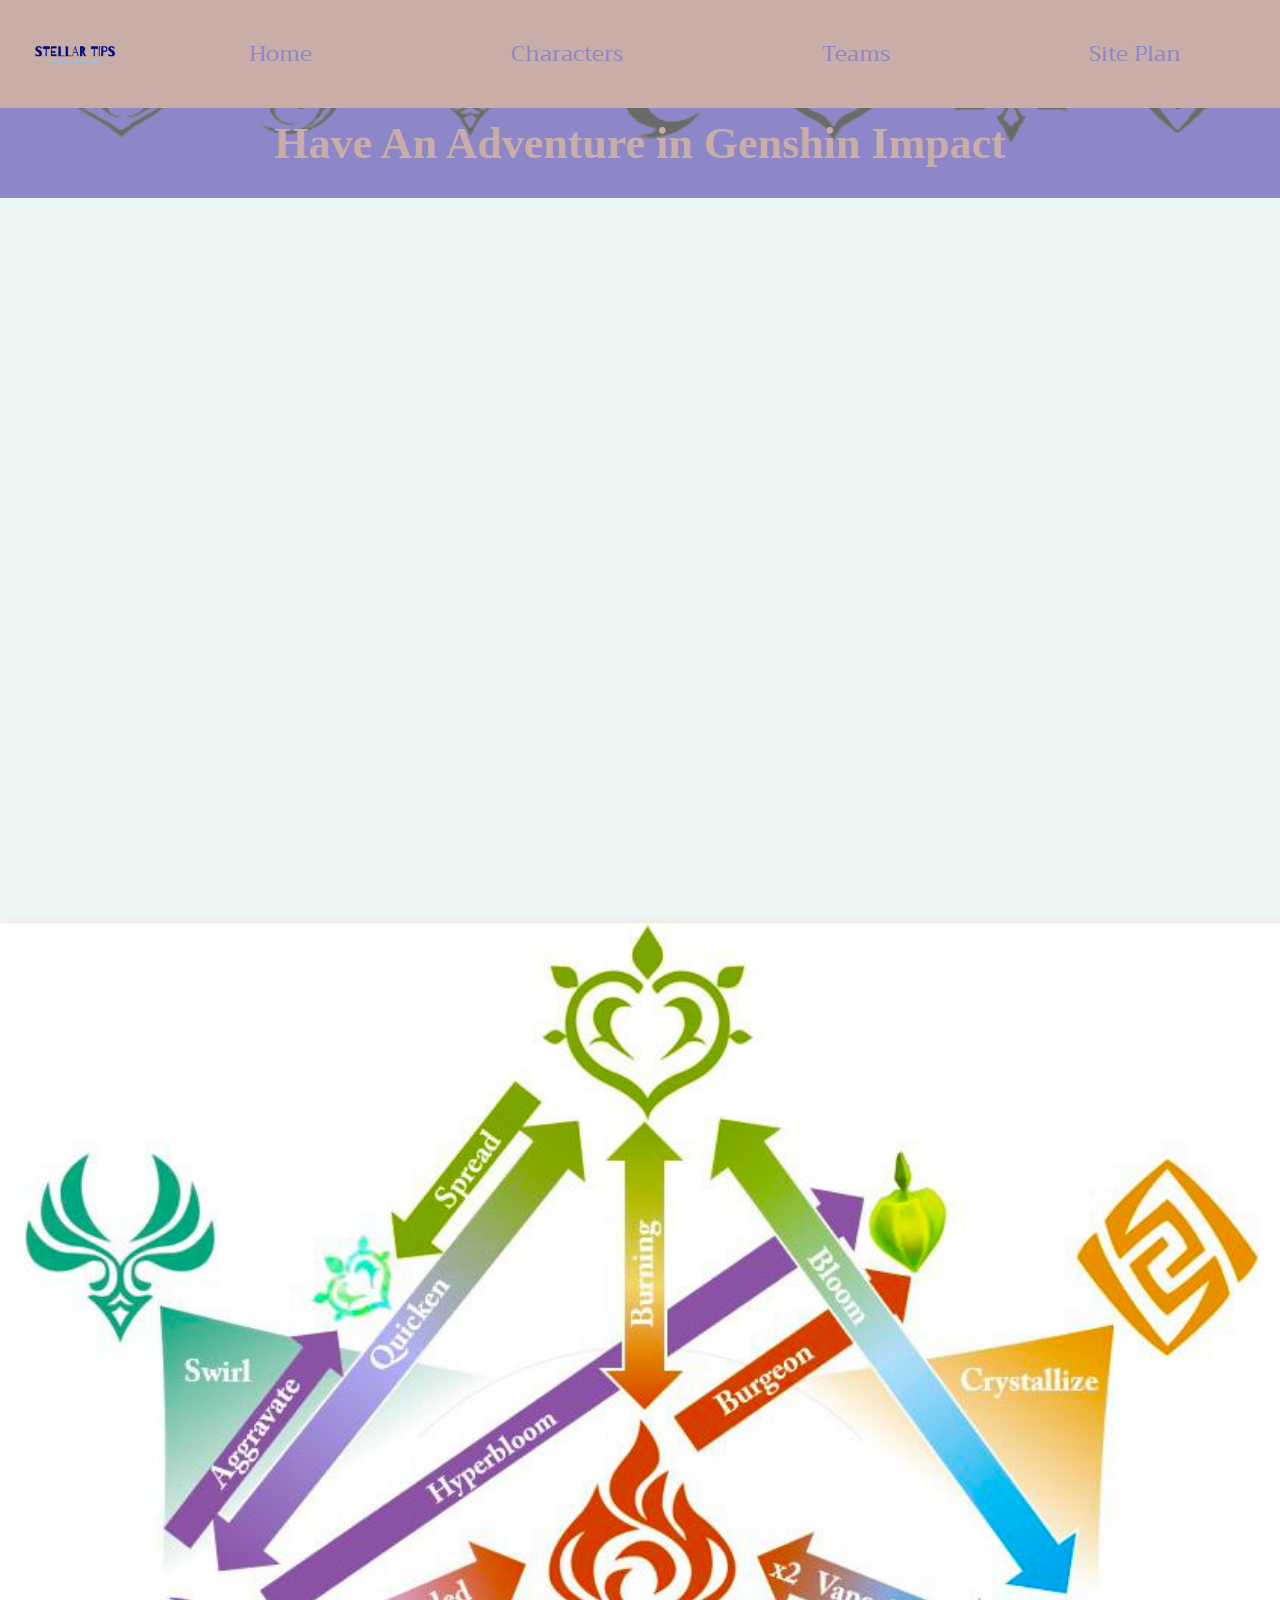
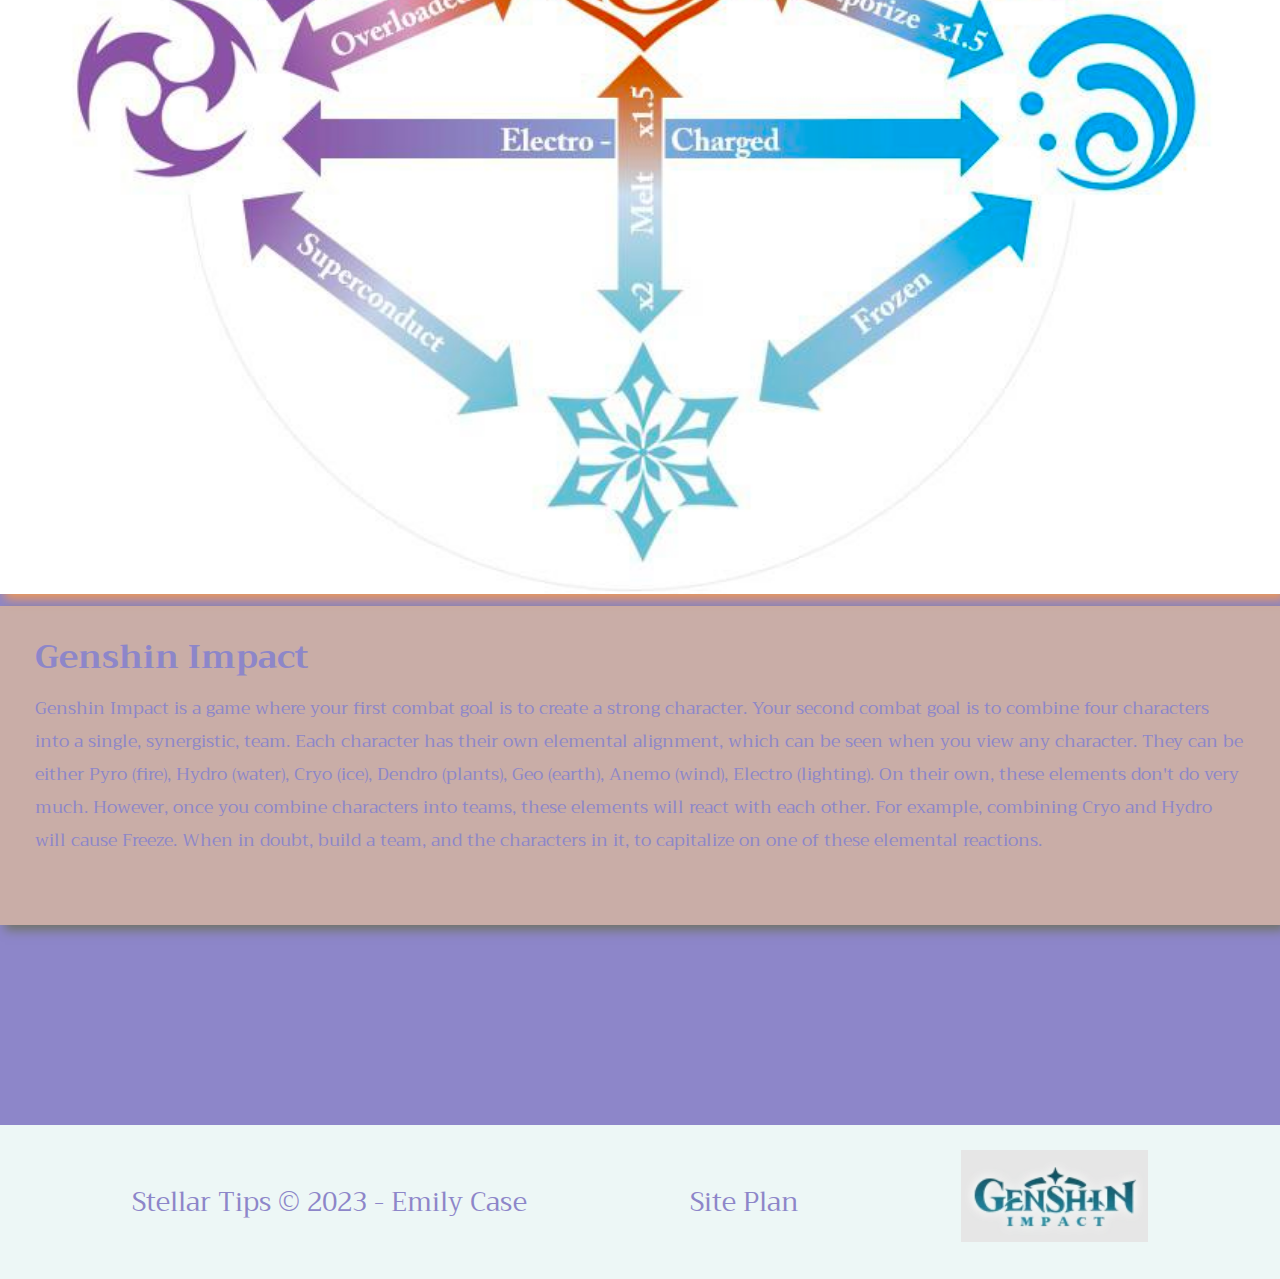
<file: personalsite/index.html>
<!DOCTYPE html>
<html lang="en">
<head>
    <link rel="stylesheet" href="styles/style.css">
    <meta charset="UTF-8">
    <meta http-equiv="X-UA-Compatible" content="IE=edge">
    <meta name="viewport" content="width=device-width, initial-scale=1.0">
    <title>Home</title>
</head>
<body>
    <div id="content">
        <header>
            <a id="logo_link" href="index.html">
                <img class="logo" src="images/logo.png" alt="stellar logo">
            </a>
            <nav>
                <a href="index.html">Home</a>
                <a href="characters.html">Characters</a>
              <a href="teams.html">Teams</a>
                <a href="site-plan.html">Site Plan</a>
                
            </nav>
        </header>
        <div id="hero">
            <div id="hero-box">
                <img id="hero-img" src="images/elements.png" alt="Elements">
            </div>
            <section id="hero-msg">
                <h1 class="home-title">Have An Adventure in Genshin Impact</h1>
             
                </div>
            </section>
    </div>
            <div id="background"></div>
            <img class="mountains" src="images/reactions.jpg" alt="elemental reactions">
            <section class="msg">
                <h2>Genshin Impact</h2>
                <p> Genshin Impact is a game where your first combat goal is to create a strong character. Your second combat goal is to combine four characters into a single, synergistic, team. Each character has their own elemental alignment, which can be seen when you view any character. They can be either Pyro (fire), Hydro (water), Cryo (ice), Dendro (plants), Geo (earth), Anemo (wind), Electro (lighting). On their own, these elements don't do very much. However, once you combine characters into teams, these elements will react with each other. For example, combining Cryo and Hydro will cause Freeze. When in doubt, build a team, and the characters in it, to capitalize on one of these elemental reactions.
</p>
              
            </section>
        </main>
        <footer>
            <p>Stellar Tips &copy; 2023 - Emily Case</p>
            <p><a href="site-plan.html">Site Plan</a></p>
            <div class="official">
                <a href="https://genshin.hoyoverse.com/en/" target="_blank">
                    <img src="images/genshin.png" alt="genshin icon">
                </a>

            </div>
        </footer>
    </div> 
</body>
</html>
</file>
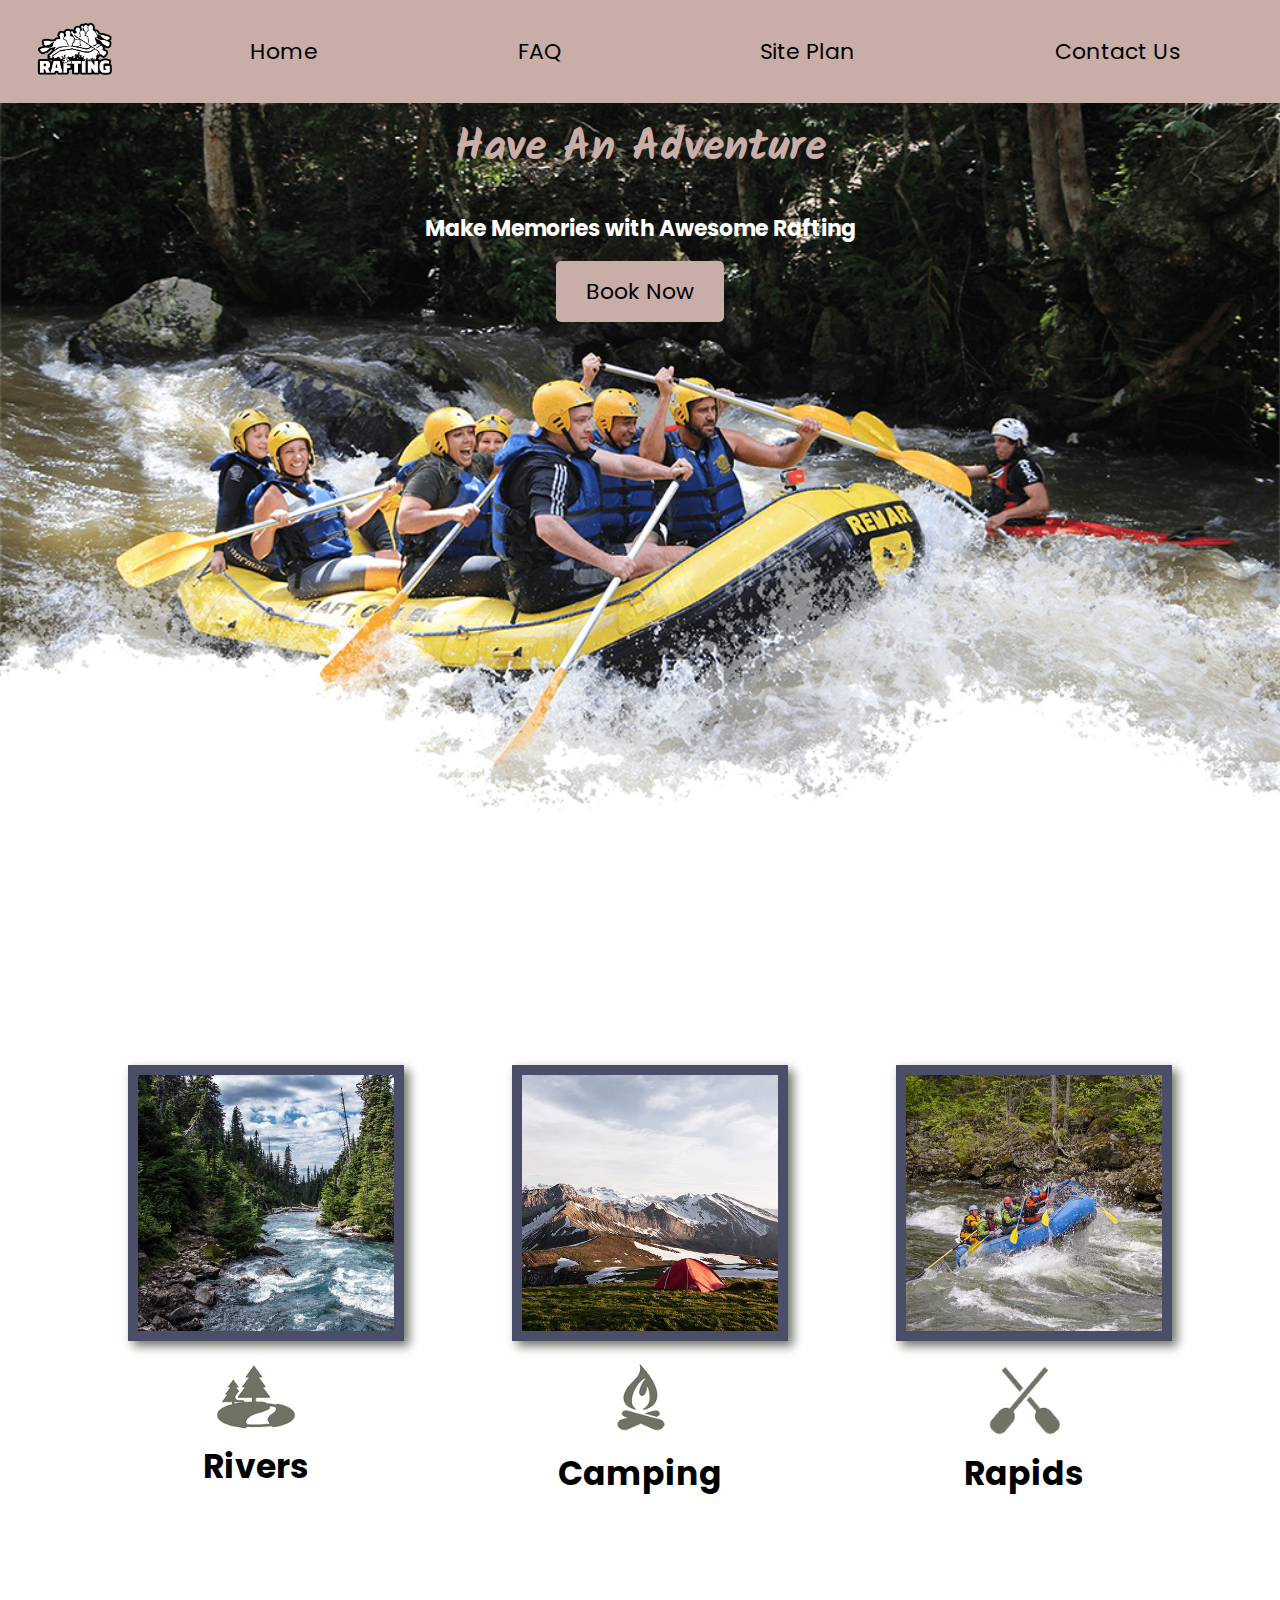
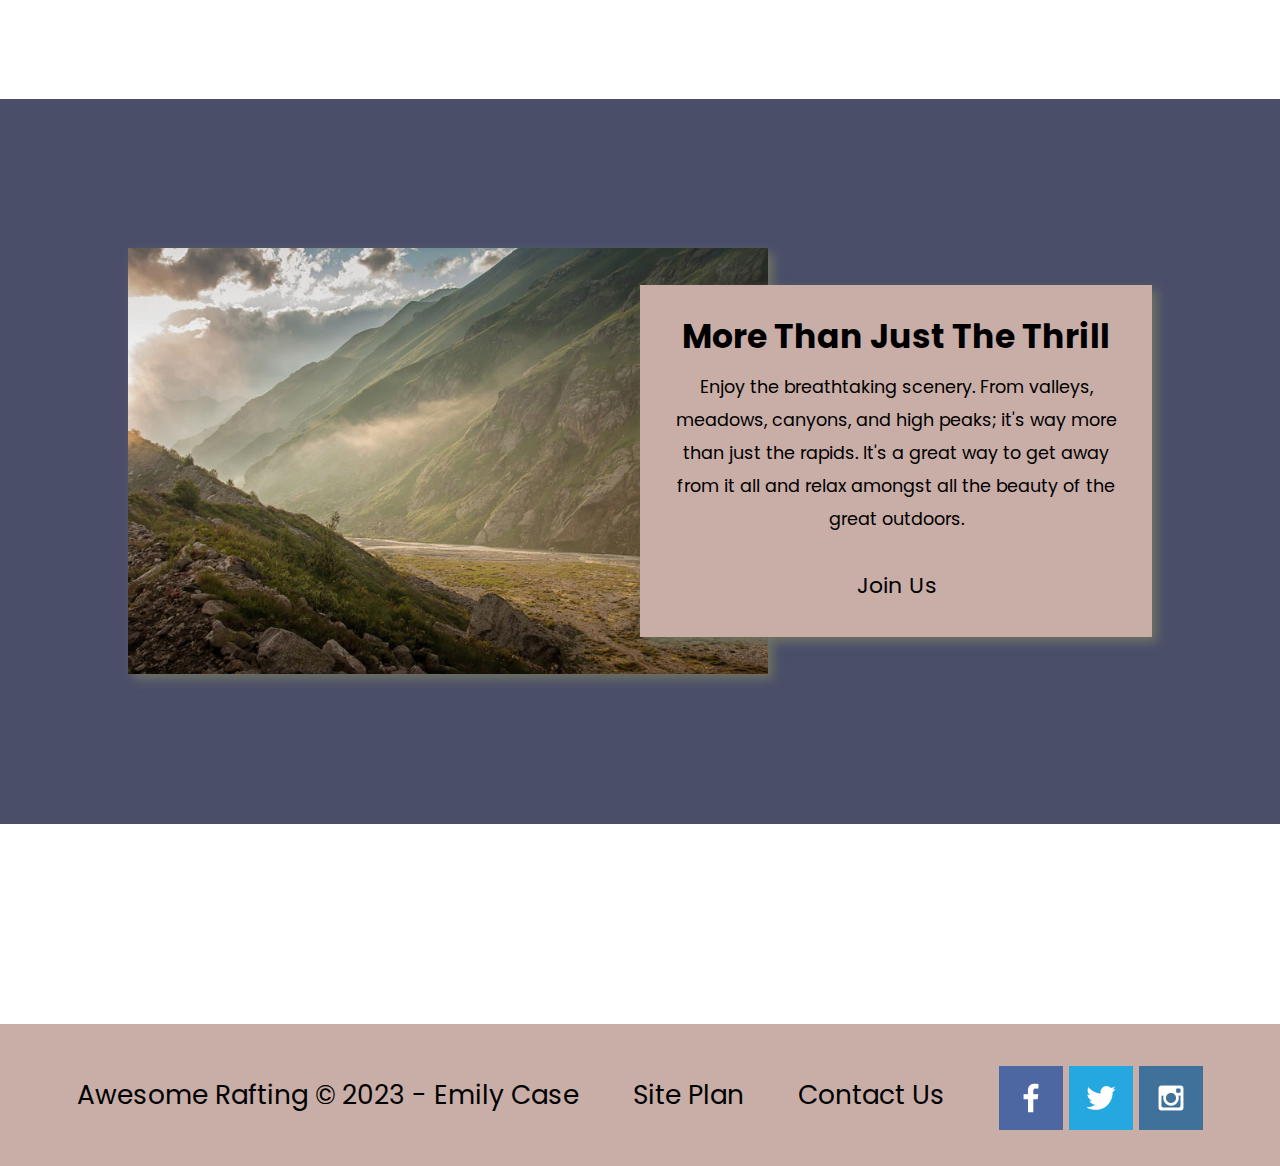
<file: wwr/index.html>
<!DOCTYPE html>
<html lang="en">
<head>
    <link rel="stylesheet" href="styles/style.css">
    <meta charset="UTF-8">
    <meta http-equiv="X-UA-Compatible" content="IE=edge">
    <meta name="viewport" content="width=device-width, initial-scale=1.0">
    <title>Home</title>
</head>
<body>
    <div id="content">
        <header>
            <a id="logo_link" href="index.html">
                <img class="logo" src="images/logo.png" alt="Awesome Rafting Logo">
            </a>
            <nav>
                <a href="index.html">Home</a>
                <a href="faq.html">FAQ</a>
                <a href="site-plan-rafting.html">Site Plan</a>
                <a href="contactus.html">Contact Us</a>
            </nav>
        </header>
        <div id="hero">
            <div id="hero-box">
                <img id="hero-img" src="images/hero.png" alt="People enjoying rafting">
            </div>
            <section id="hero-msg">
                <h1 class="home-title">Have An Adventure</h1>
                <h4>Make Memories with Awesome Rafting</h4>
                <div class="button-box">
                    <a class="book" href="contactus.html">Book Now</a>
                </div>
            </section>
        </div>
        <main class="home-grid">
            <section class="rivers-card">
                <img class="card-img" src="images/rivers.jpg" alt="River in forest">
                <img class="icon" src="images/river_icon.png" alt="river icon">
                <h2>Rivers</h2>
            </section>
            <section class="camping-card">
                <img class="card-img" src="images/camping.jpg" alt="Tent in mountains">
                <img class="icon" src="images/fire_icon.png" alt="fire icon">
                <h2>Camping</h2>
            </section>
            <section class="rapids-card">
                <img class="card-img" src="images/rapids.jpg" alt="Rafting boat">
                <img class="icon" src="images/oars.png" alt="oars icon">
                <h2>Rapids</h2>
            </section>
            <div id="background"></div>
            <img class="mountains" src="images/mountains.jpg" alt="Misty mountains">
            <section class="msg">
                <h2>More Than Just The Thrill</h2>
                <p>Enjoy the breathtaking scenery. From valleys, meadows, canyons, and high peaks; it's way more than just the rapids. It's a great way to get away from it all and relax amongst all the beauty of the great outdoors. </p>
                <a class="join" href="rivers.html">Join Us</a>
            </section>
        </main>
        <footer>
            <p>Awesome Rafting &copy; 2023 - Emily Case</p>
            <p><a href="site-plan-rafting.html">Site Plan</a></p>
            <p><a href="contactus.html">Contact Us</a></p>
            <div class="social">
                <a href="https://facebook.com" target="_blank">
                    <img src="images/facebook.png" alt="fb icon">
                </a>
                <a href="https://twitter.com" target="_blank">
                    <img src="images/twitter.png" alt="twitter icon">
                </a>
                <a href="https://instagram.com" target="_blank">
                    <img src="images/instagram.png" alt="instagram icon">
                </a>
            </div>
        </footer>
    </div> 
</body>
</html>
</file>
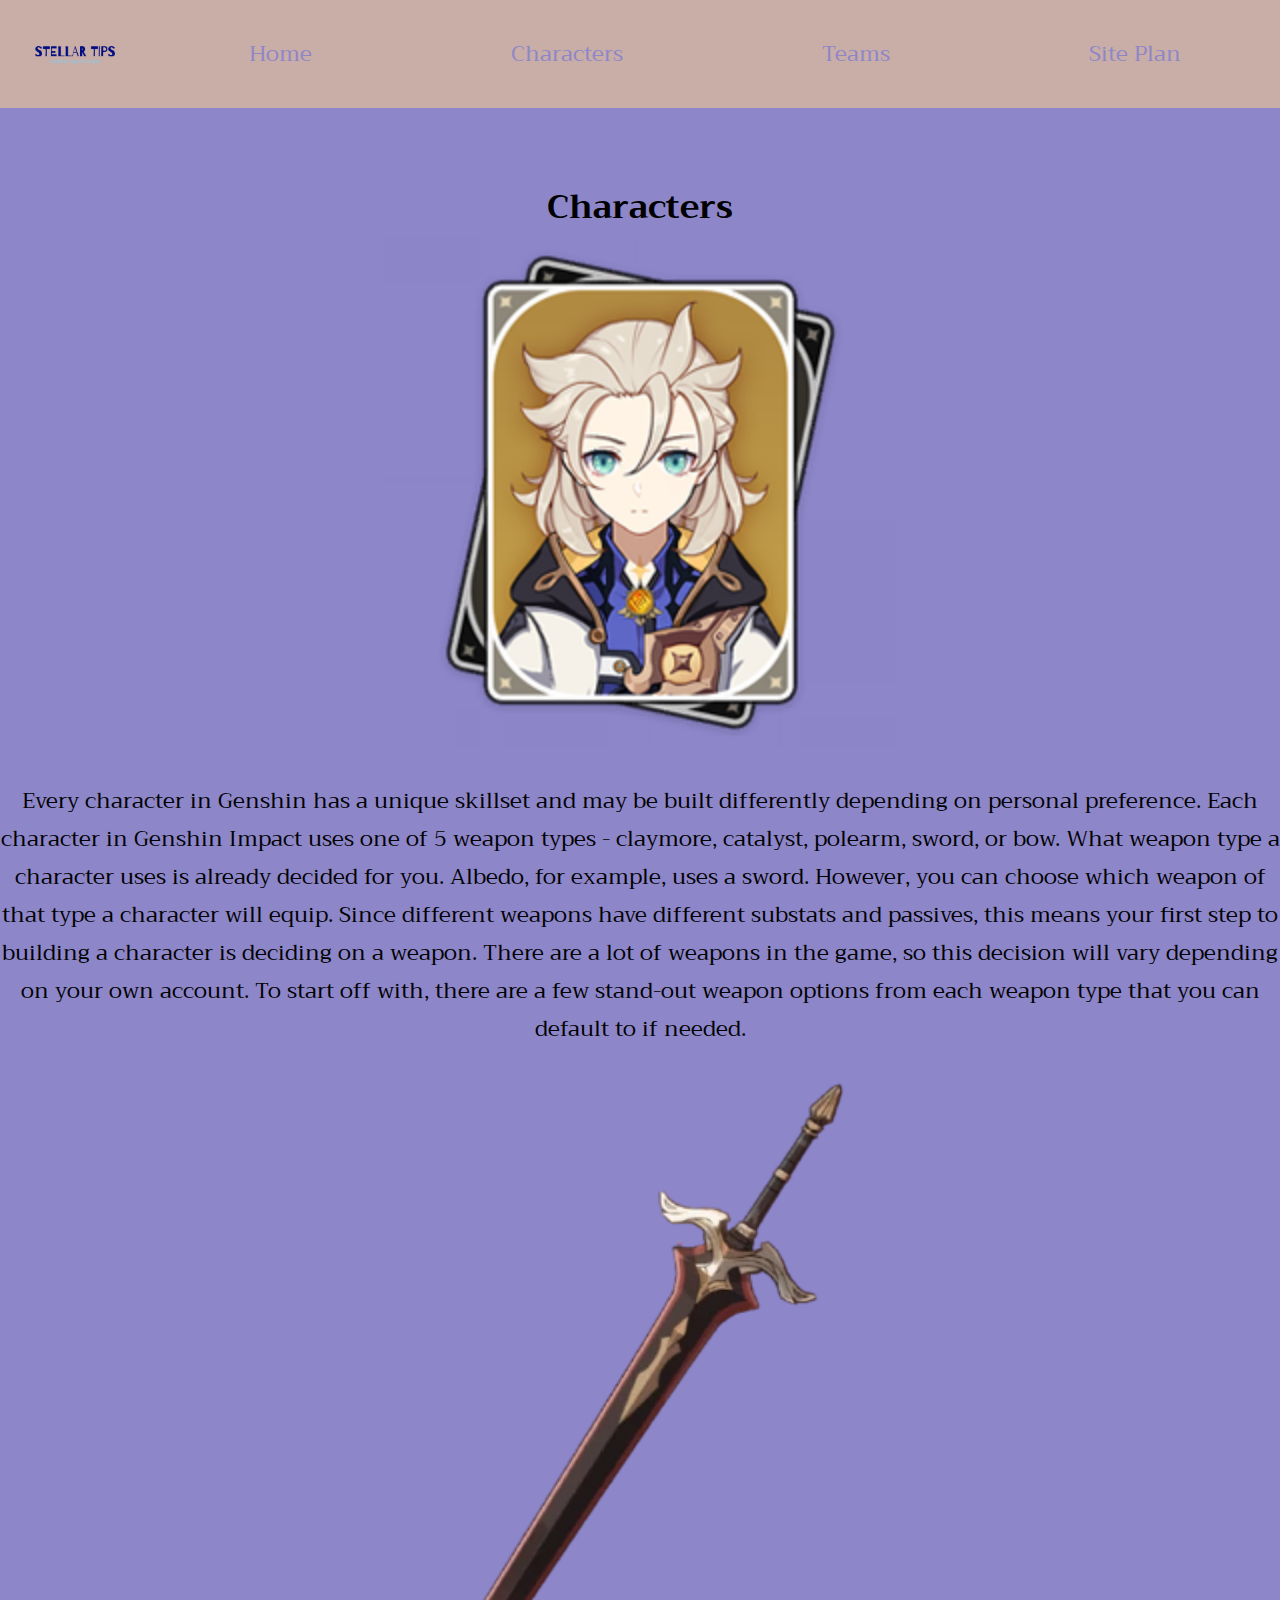
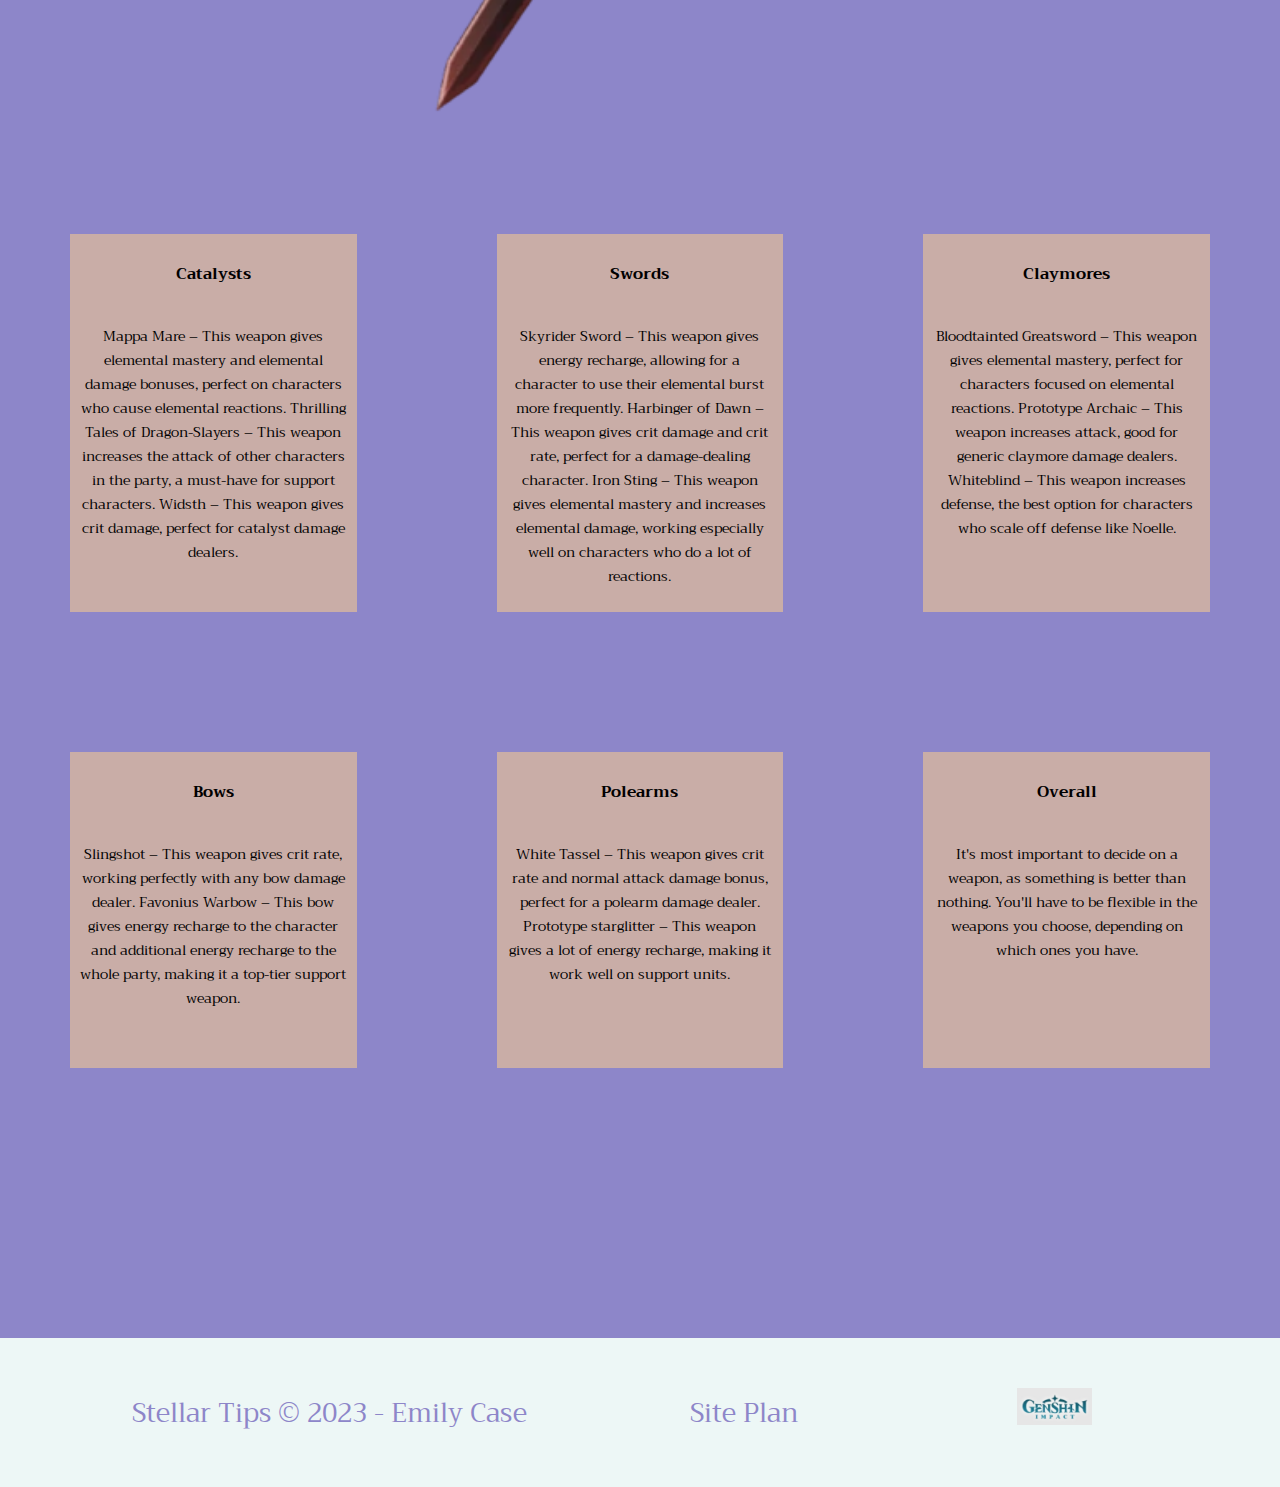
<file: personalsite/characters.html>
<!DOCTYPE html>
<html lang="en">
<head>
    <link rel="stylesheet" href="styles/style.css">
    <meta charset="UTF-8">
    <meta http-equiv="X-UA-Compatible" content="IE=edge">
    <meta name="viewport" content="width=device-width, initial-scale=1.0">
    <title>Home</title>
</head>
<body>
    <div id="content">
        <header>
            <a id="logo_link" href="index.html">
                <img class="logo" src="images/logo.png" alt="Awesome Rafting Logo">
            </a>
            <nav>
                <a href="index.html">Home</a>
                <a href="characters.html">Characters</a>
              <a href="teams.html">Teams</a>
                <a href="site-plan.html">Site Plan</a>
                
            </nav>
        </header>
               <div class="title-aboutus">
            <h2>Characters</h2>
                   <img src="images/albedo.png" alt="albedo">
            <p>Every character in Genshin has a unique skillset and may be built differently depending on personal preference. Each character in Genshin Impact uses one of 5 weapon types - claymore, catalyst, polearm, sword, or bow. What weapon type a character uses is already decided for you. Albedo, for example, uses a sword. However, you can choose which weapon of that type a character will equip. Since different weapons have different substats and passives, this means your first step to building a character is deciding on a weapon. There are a lot of weapons in the game, so this decision will vary depending on your own account. To start off with, there are a few stand-out weapon options from each weapon type that you can default to if needed.

</p>
                               <img src="images/claymore.png" alt="claymore"
        </div>

        <div class="aboutus-grid">
            <section class="question">
                <h3>Catalysts</h3>
                <p>Mappa Mare – This weapon gives elemental mastery and elemental damage bonuses, perfect on characters who cause elemental reactions. Thrilling Tales of Dragon-Slayers – This weapon increases the attack of other characters in the party, a must-have for support characters. Widsth – This weapon gives crit damage, perfect for catalyst damage dealers.</p>
            </section>

            <section class="question">
                <h3>Swords</h3>
                <p>Skyrider Sword – This weapon gives energy recharge, allowing for a character to use their elemental burst more frequently. Harbinger of Dawn – This weapon gives crit damage and crit rate, perfect for a damage-dealing character. Iron Sting – This weapon gives elemental mastery and increases elemental damage, working especially well on characters who do a lot of reactions.</p>
            </section>

            <section class="question">
                <h3>Claymores</h3>
                <p> Bloodtainted Greatsword – This weapon gives elemental mastery, perfect for characters focused on elemental reactions. Prototype Archaic – This weapon increases attack, good for generic claymore damage dealers. Whiteblind – This weapon increases defense, the best option for characters who scale off defense like Noelle.</p>
            </section>

            <section class="question">
                <h3>Bows</h3>
                <p>
                   Slingshot – This weapon gives crit rate, working perfectly with any bow damage dealer. Favonius Warbow – This bow gives energy recharge to the character and additional energy recharge to the whole party, making it a top-tier support weapon.
                <p>
            </section>

            <section class="question">
                <h3>Polearms</h3>
                <p> White Tassel – This weapon gives crit rate and normal attack damage bonus, perfect for a polearm damage dealer. Prototype starglitter – This weapon gives a lot of energy recharge, making it work well on support units.
                </p>
            </section>

            <section class="question">
                <h3>Overall</h3>
                <p>It's most important to decide on a weapon, as something is better than nothing. You'll have to be flexible in the weapons you choose, depending on which ones you have.</p>
            </section>
        </div>

        </main>
        <footer>
            <p>Stellar Tips &copy; 2023 - Emily Case</p>
            <p><a href="site-plan.html">Site Plan</a></p>
            <div class="official">
                <a href="https://genshin.hoyoverse.com/en/" target="_blank">
                    <img src="images/genshin.png" alt="genshin icon">
                </a>

            </div>
        </footer>
    </div> 
</body>
</html>
</file>
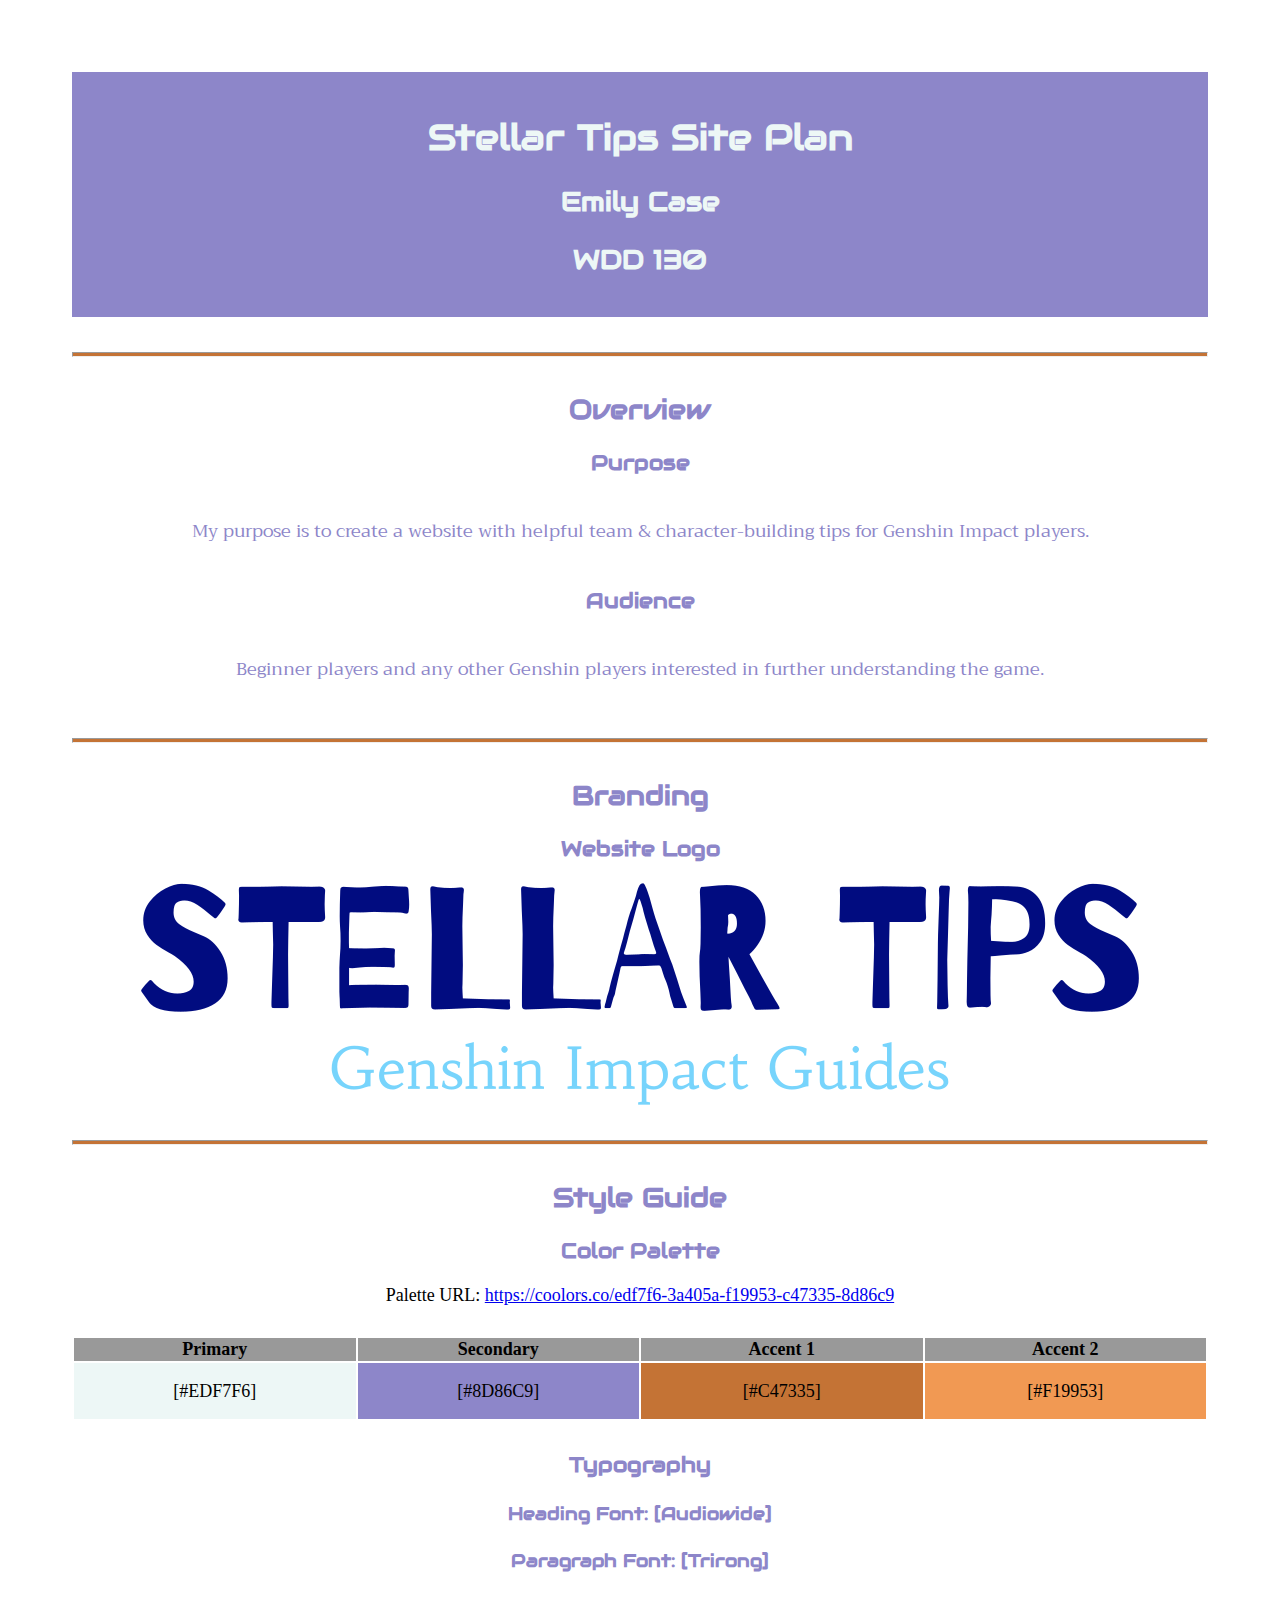
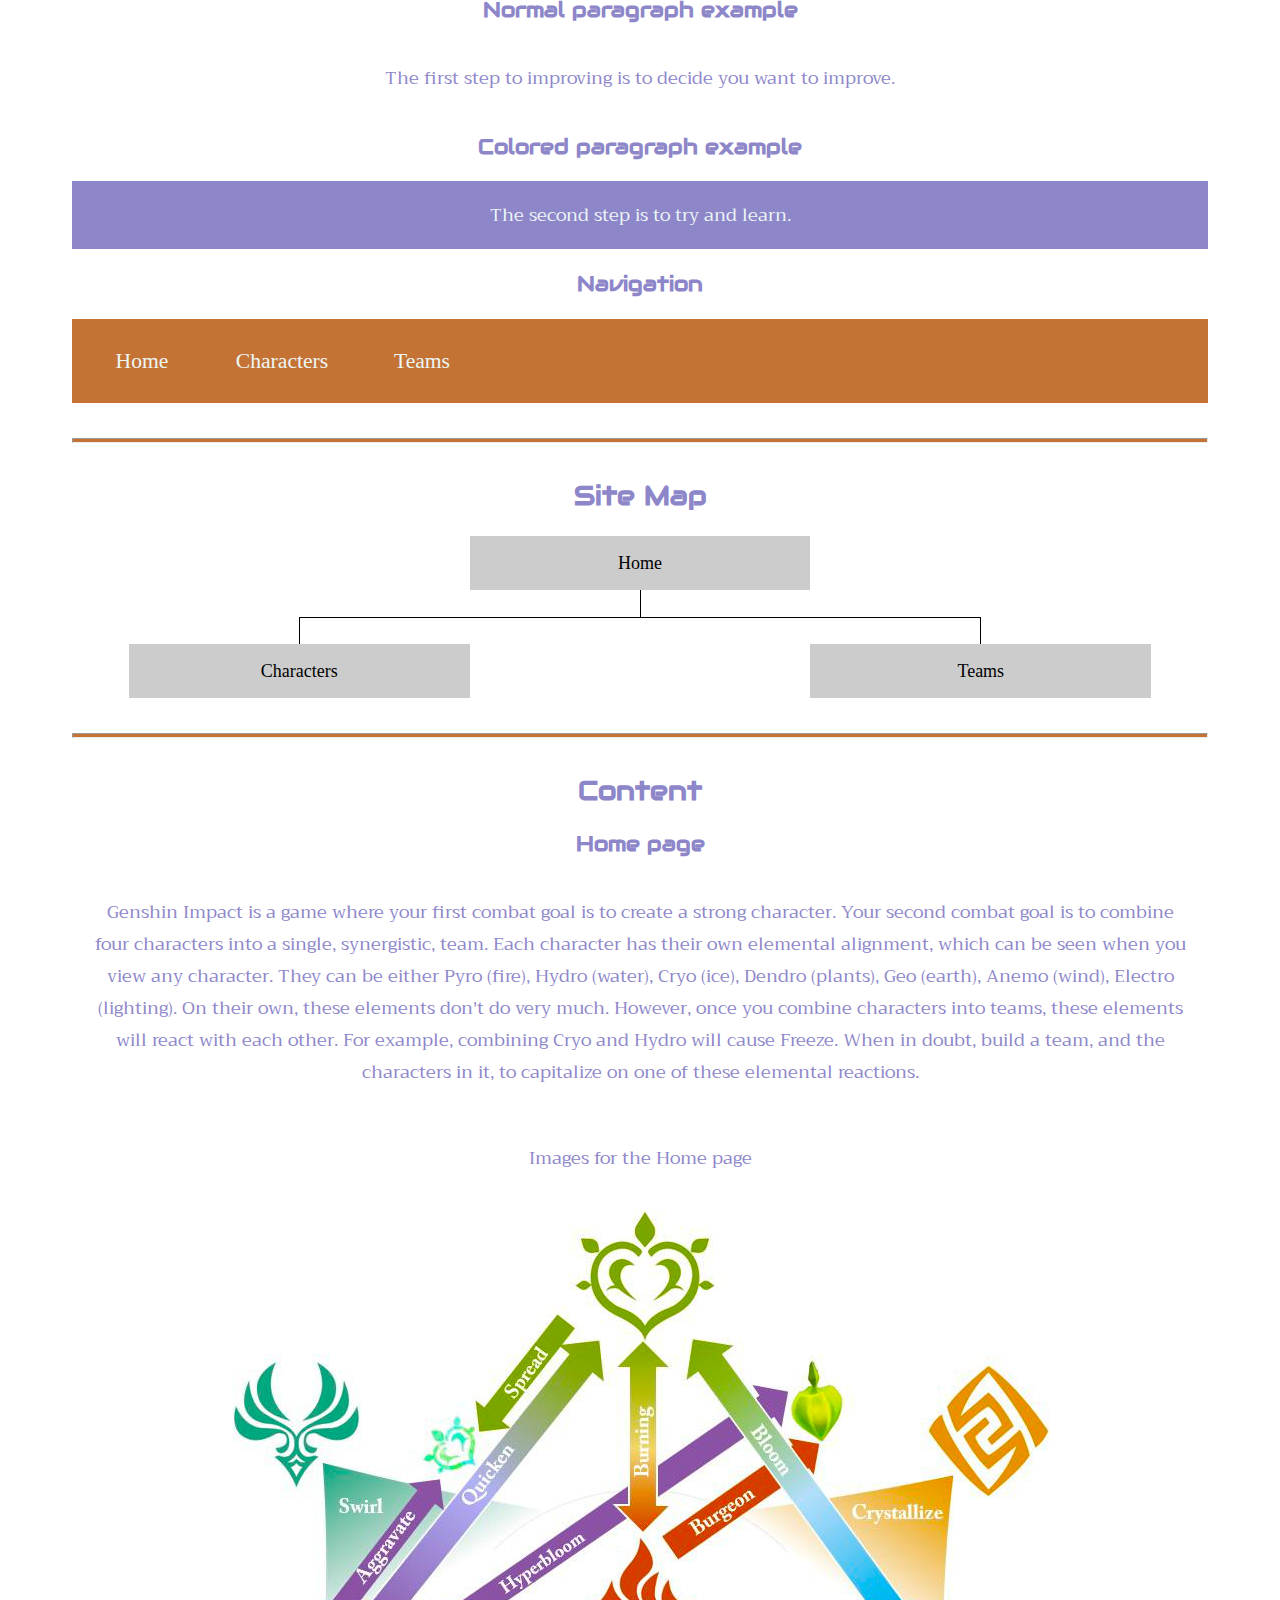
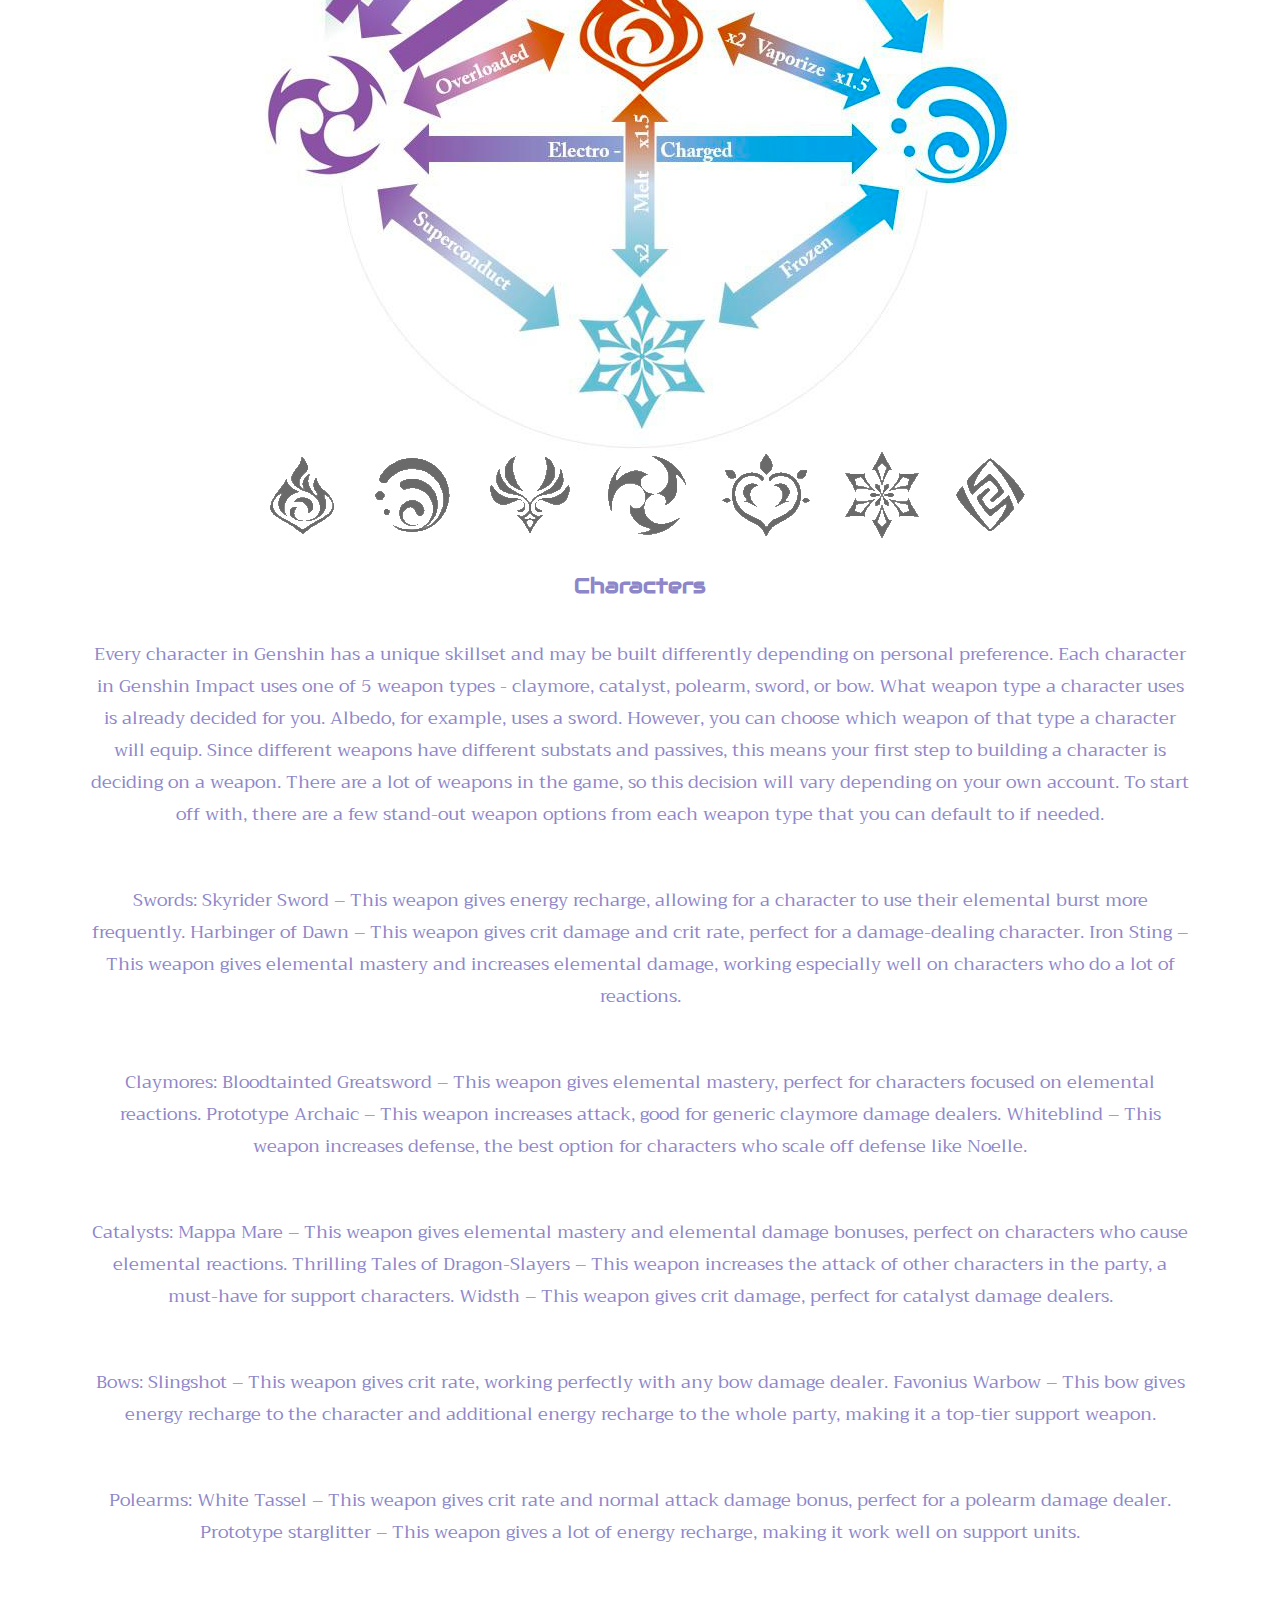
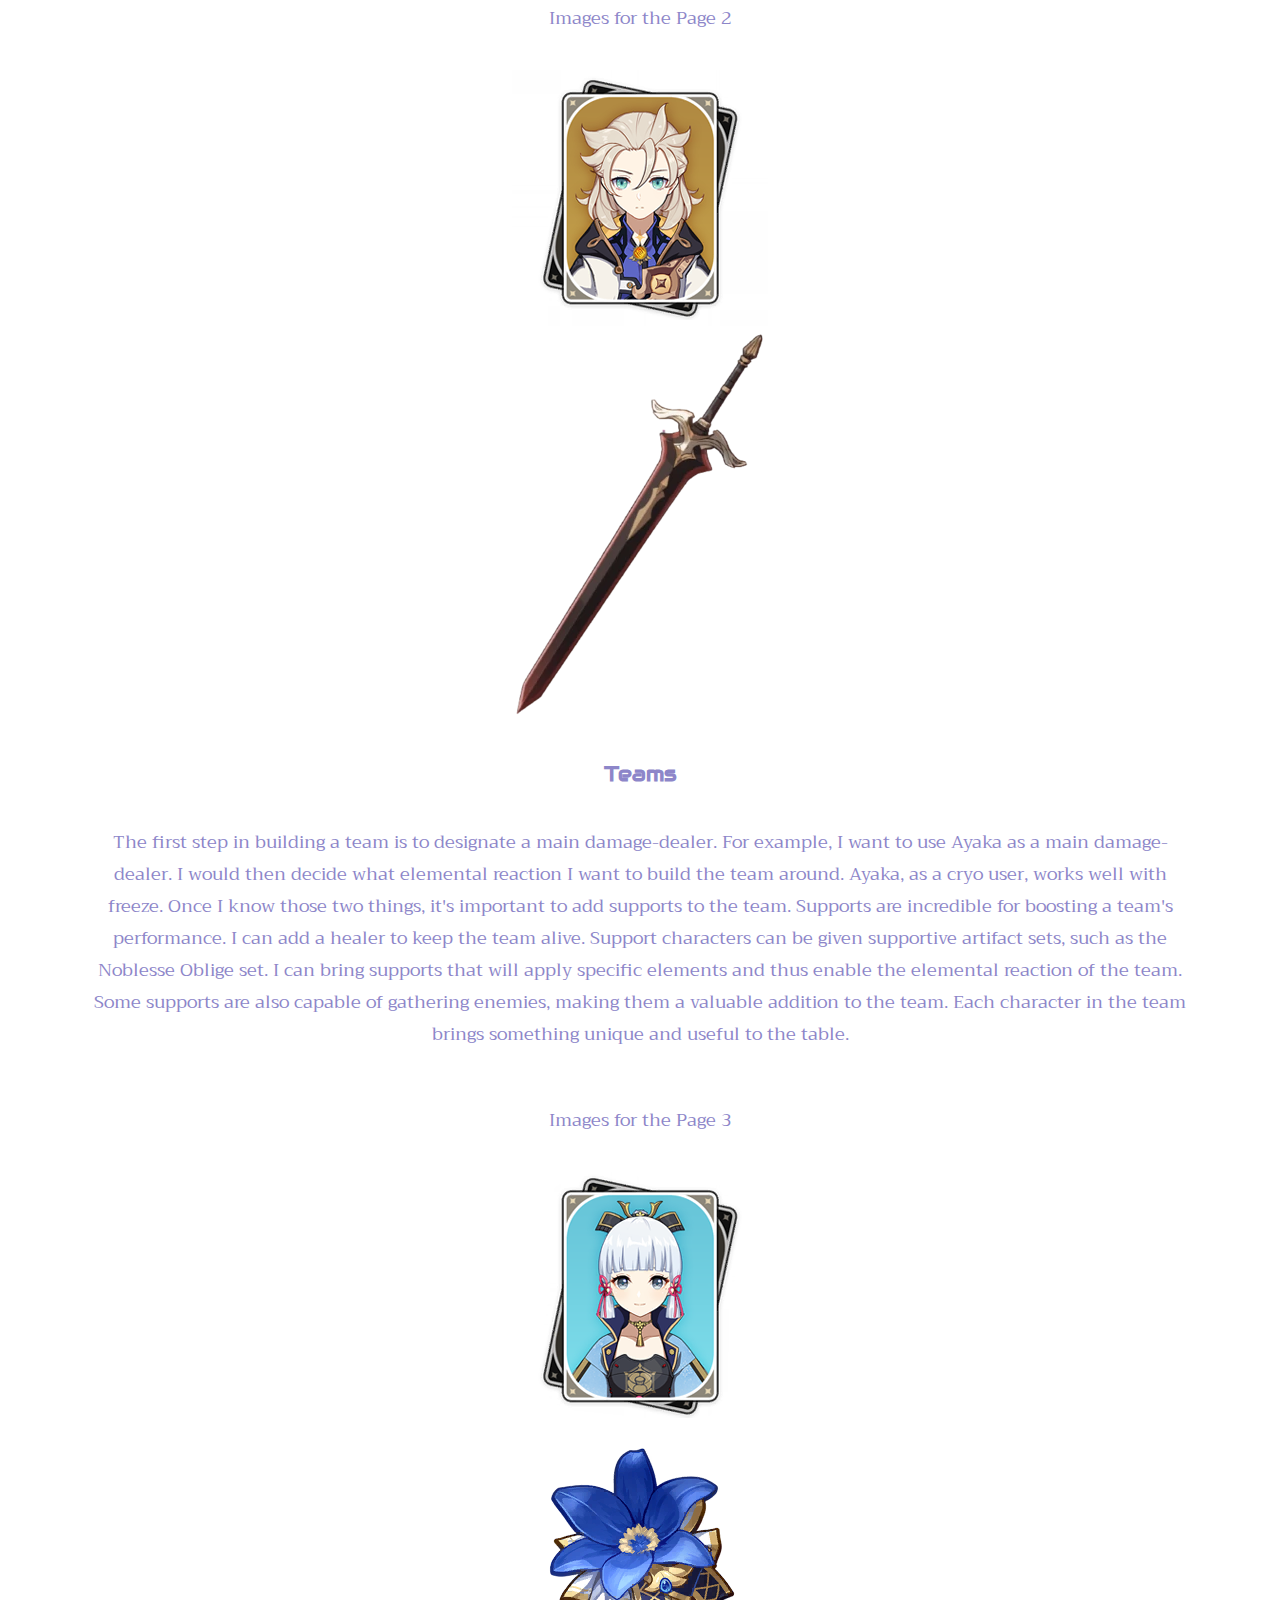
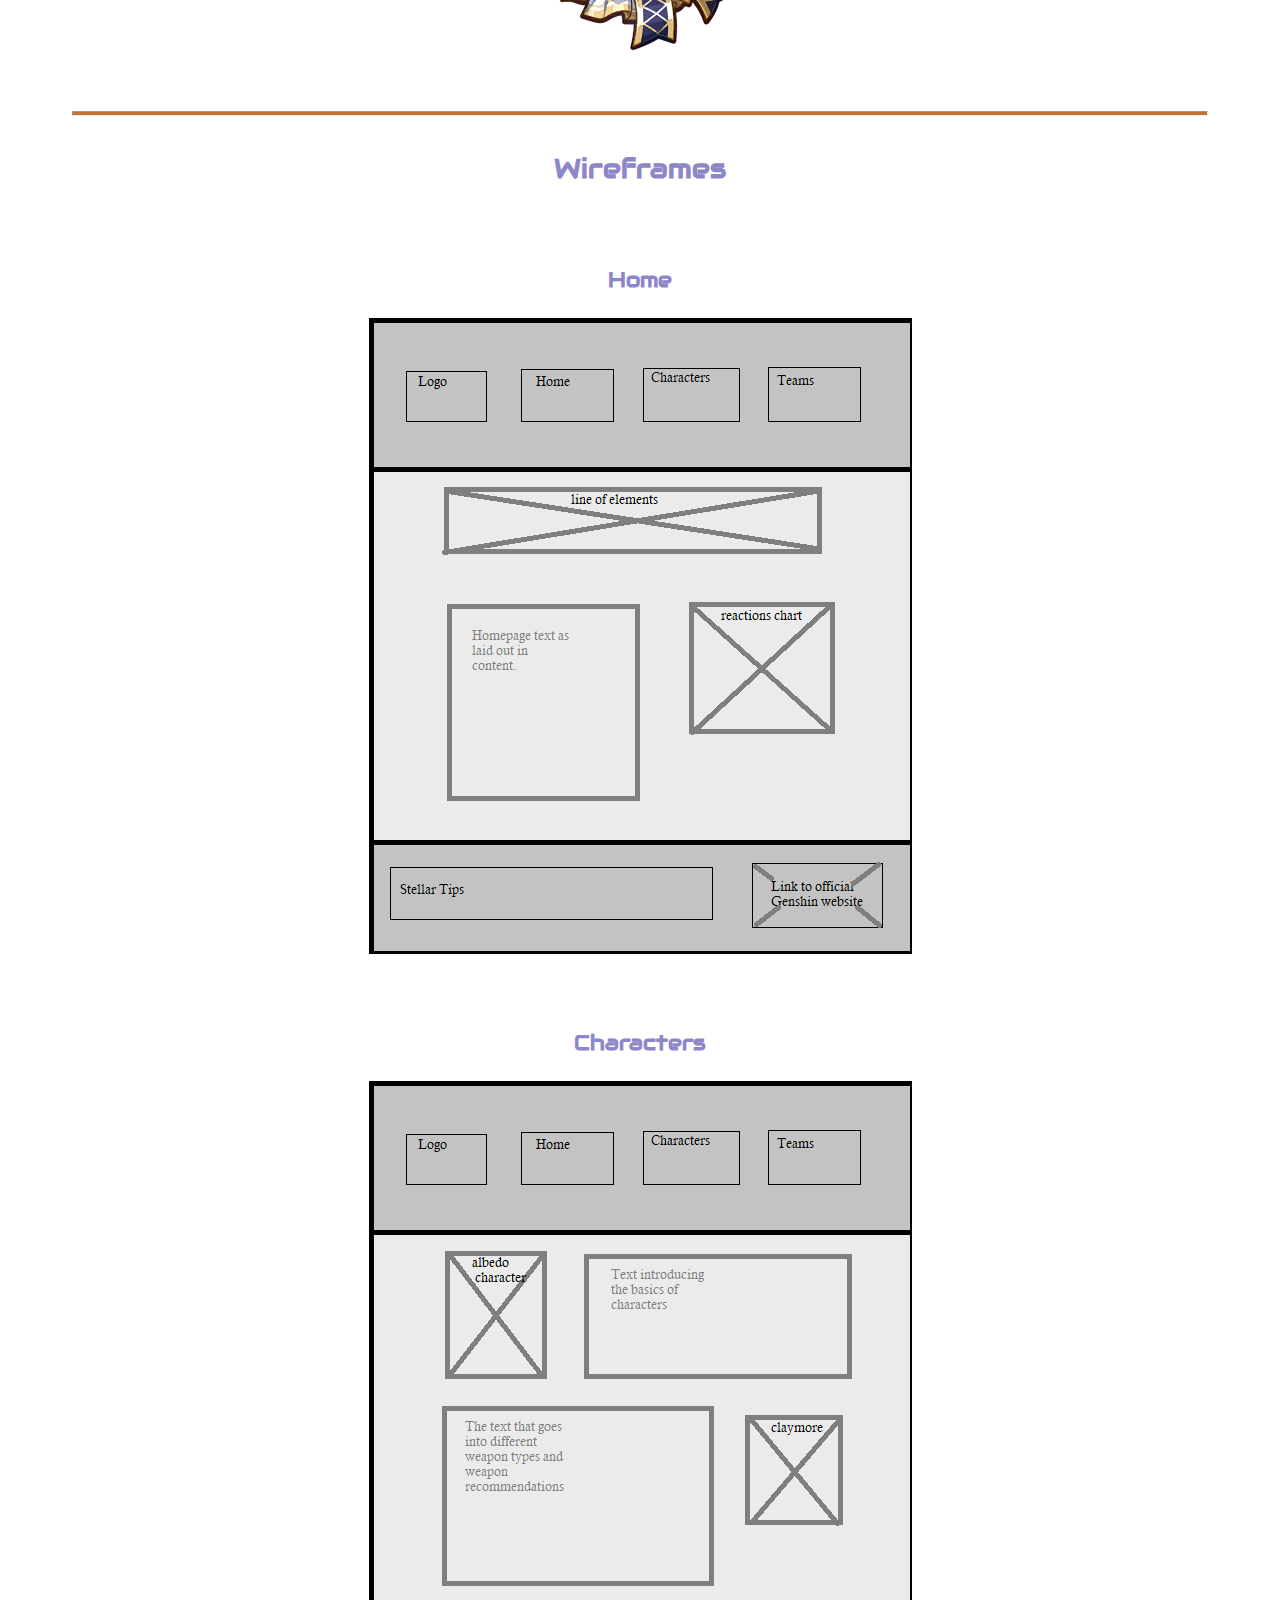
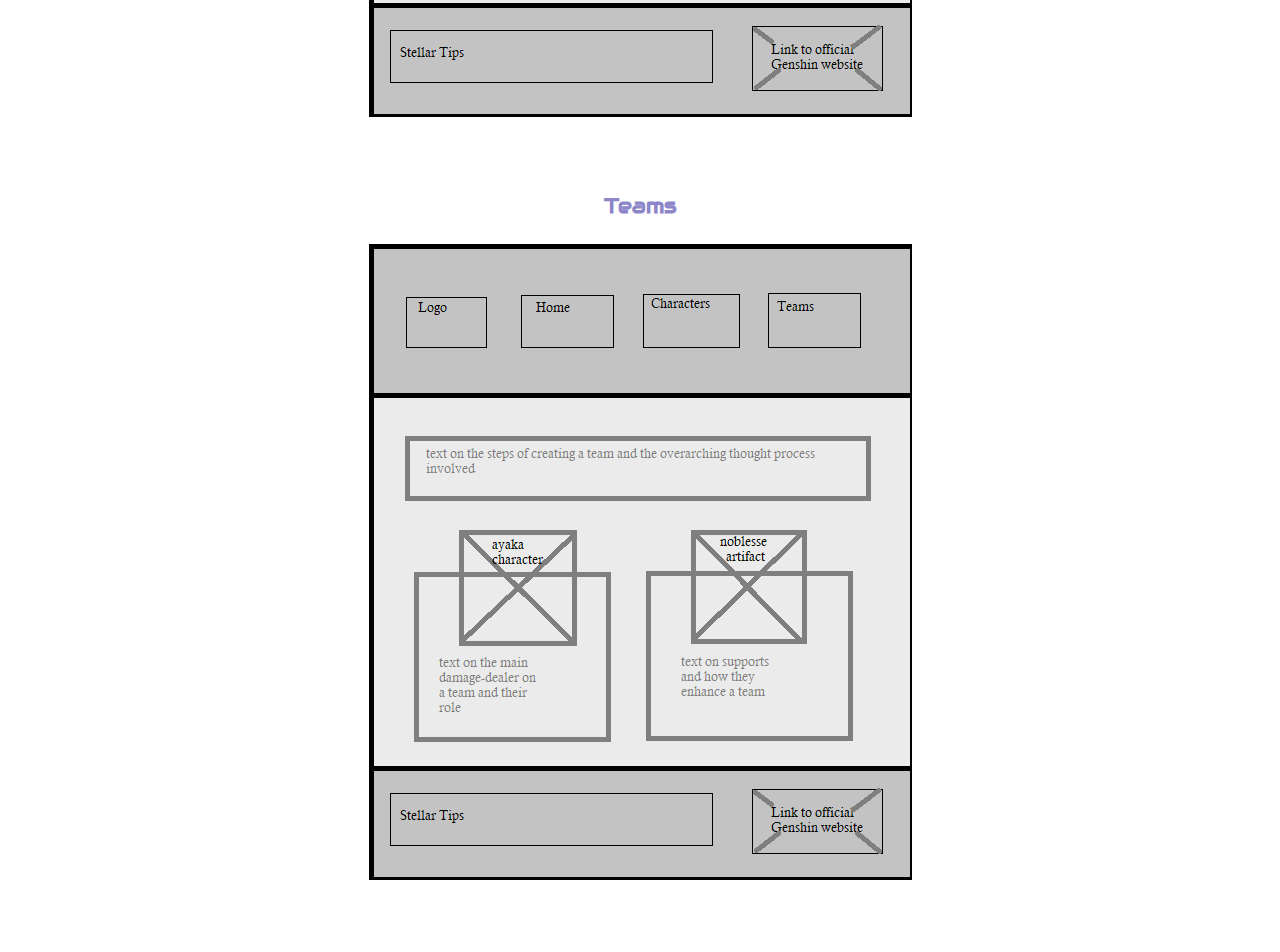
<file: personalsite/site-plan.html>
<!DOCTYPE html>
<html lang="en-us">
    
  <head>
    <meta charset="utf-8">
    <title>Site Plan</title>
    <link type="text/css" rel="stylesheet" href="styles/site-plan.css">
  </head>

  <body>
    <header>
      <h1>Stellar Tips Site Plan</h1>
      <h2>Emily Case </h2>
      <h2>WDD 130</h2>
    </header>
    <main>

      <hr>
      <h2>Overview</h2>
      <h3>Purpose</h3>
      <p>My purpose is to create a website with helpful team & character-building tips for Genshin Impact players. </p>  


      <h3>Audience</h3>
      <p>Beginner players and any other Genshin players interested in further understanding the game.</p>  

      <hr>
      <h2>Branding</h2>
      <h3>Website Logo</h3>
      <img src="images/logo.png" alt="Logo image">
      <hr>
      <h2>
        Style Guide
      </h2>

      <!-- ------------------------Steps 4-8------------------------------ -->

      <h3>
        Color Palette
      </h3>
      Palette URL: <a href="https://coolors.co/edf7f6-3a405a-f19953-c47335-8d86c9" target="_blank">https://coolors.co/edf7f6-3a405a-f19953-c47335-8d86c9</a>


      <table class="colors">
        <tr><th>Primary</th><th>Secondary</th><th>Accent 1</th><th>Accent 2</th></tr>
        <tr><td class="primary">[#EDF7F6]</td><td class="secondary">[#8D86C9]</td><td class="accent1">[#C47335]</td><td class="accent2">[#F19953]</td></tr>
      </table>


      <h3>
        Typography
      </h3>

      <h4>
        Heading Font: [Audiowide] 
      </h4>
      <h4>
        Paragraph Font: [Trirong] 
      </h4>
      <h3>
        Normal paragraph example
      </h3>
      <p>
        The first step to improving is to decide you want to improve.
      </p>
      <h3>
        Colored paragraph example
      </h3>
      <p class="colored">
        The second step is to try and learn.
      </p>


      <h3>
        Navigation
      </h3>
      <nav>
        <a href="#">Home</a>
        <a href="#">Characters</a>
        <a href="#">Teams</a>
      </nav>
      <hr>
      <h2>
        Site Map
      </h2>
      <div class="sitemap">
        <div class="sm-home">
          Home
        </div>
        <div class="sm-page2">
          Characters 
        </div>
        <div class="sm-page3">
          Teams 
        </div>

        <div class="top">
          &nbsp;
        </div>
        <div class="left">
          &nbsp;
        </div>
        <div class="right">
          &nbsp;
        </div>

      </div>

      <hr>
      <h2>
        Content
      </h2>
      <h3>Home page</h3>
      <p>
          Genshin Impact is a game where your first combat goal is to create a strong character. Your second combat goal is to combine four characters into a single, synergistic, team. Each character has their own elemental alignment, which can be seen when you view any character. They can be either Pyro (fire), Hydro (water), Cryo (ice), Dendro (plants), Geo (earth), Anemo (wind), Electro (lighting). On their own, these elements don't do very much. However, once you combine characters into teams, these elements will react with each other. For example, combining Cryo and Hydro will cause Freeze. When in doubt, build a team, and the characters in it, to capitalize on one of these elemental reactions.
      </p>
      <p>Images for the Home page</p>
        <img src="images/reactions.jpg" alt="elemental reactions">
        <img src="images/elements.png" alt="elements">

      </ul>
      <h3>Characters</h3>
      <p>
Every character in Genshin has a unique skillset and may be built differently depending on personal preference. Each character in Genshin Impact uses one of 5 weapon types - claymore, catalyst, polearm, sword, or bow. What weapon type a character uses is already decided for you. Albedo, for example, uses a sword. However, you can choose which weapon of that type a character will equip. Since different weapons have different substats and passives, this means your first step to building a character is deciding on a weapon. There are a lot of weapons in the game, so this decision will vary depending on your own account. To start off with, there are a few stand-out weapon options from each weapon type that you can default to if needed.
      </p>
      
      <p> Swords: Skyrider Sword – This weapon gives energy recharge, allowing for a character to use their elemental burst more frequently. Harbinger of Dawn – This weapon gives crit damage and crit rate, perfect for a damage-dealing character. Iron Sting – This weapon gives elemental mastery and increases elemental damage, working especially well on characters who do a lot of reactions. 
      </p>
      
     <p> Claymores: Bloodtainted Greatsword – This weapon gives elemental mastery, perfect for characters focused on elemental reactions. Prototype Archaic – This weapon increases attack, good for generic claymore damage dealers. Whiteblind – This weapon increases defense, the best option for characters who scale off defense like Noelle. 
      </p>
      
      <p> Catalysts: Mappa Mare – This weapon gives elemental mastery and elemental damage bonuses, perfect on characters who cause elemental reactions. Thrilling Tales of Dragon-Slayers – This weapon increases the attack of other characters in the party, a must-have for support characters. Widsth – This weapon gives crit damage, perfect for catalyst damage dealers. 
      </p>
      
      <p> Bows: Slingshot – This weapon gives crit rate, working perfectly with any bow damage dealer. Favonius Warbow – This bow gives energy recharge to the character and additional energy recharge to the whole party, making it a top-tier support weapon. 
      </p>
      
      <p> Polearms: White Tassel – This weapon gives crit rate and normal attack damage bonus, perfect for a polearm damage dealer. Prototype starglitter – This weapon gives a lot of energy recharge, making it work well on support units. 
      </p>
      <p>Images for the Page 2</p>
        <img src="images/albedo.png" alt="Albedo">
        <img src="images/claymore.png" alt="Claymore">

      </ul>
      <h3>Teams</h3>
      <p>
       The first step in building a team is to designate a main damage-dealer. For example, I want to use Ayaka as a main damage-dealer. I would then decide what elemental reaction I want to build the team around. Ayaka, as a cryo user, works well with freeze. Once I know those two things, it's important to add supports to the team. Supports are incredible for boosting a team's performance. I can add a healer to keep the team alive. Support characters can be given supportive artifact sets, such as the Noblesse Oblige set. I can bring supports that will apply specific elements and thus enable the elemental reaction of the team. Some supports are also capable of gathering enemies, making them a valuable addition to the team. Each character in the team brings something unique and useful to the table. 
      </p>
      <p>Images for the Page 3</p>
        <img src="images/ayaka.png" alt="Ayaka">
        <img src="images/noblesse.png" alt="Artifact flower">

      </ul>
      <hr>
      <h2>
        Wireframes
      </h2>
      <p>
 </p>

      <h3>Home</h3>
      <img src="images/wireframehome.png" alt="home page wireframe">
      <p>         
      </p>

      <h3>Characters</h3>
      <img src="images/wireframecharacters.png" alt="page 2 wireframe">
 <p>         
</p>

      <h3>Teams</h3>
      <img src="images/wireframeteams.png" alt="page 3 wireframe">
    </main>
  </body>

</html>
</file>
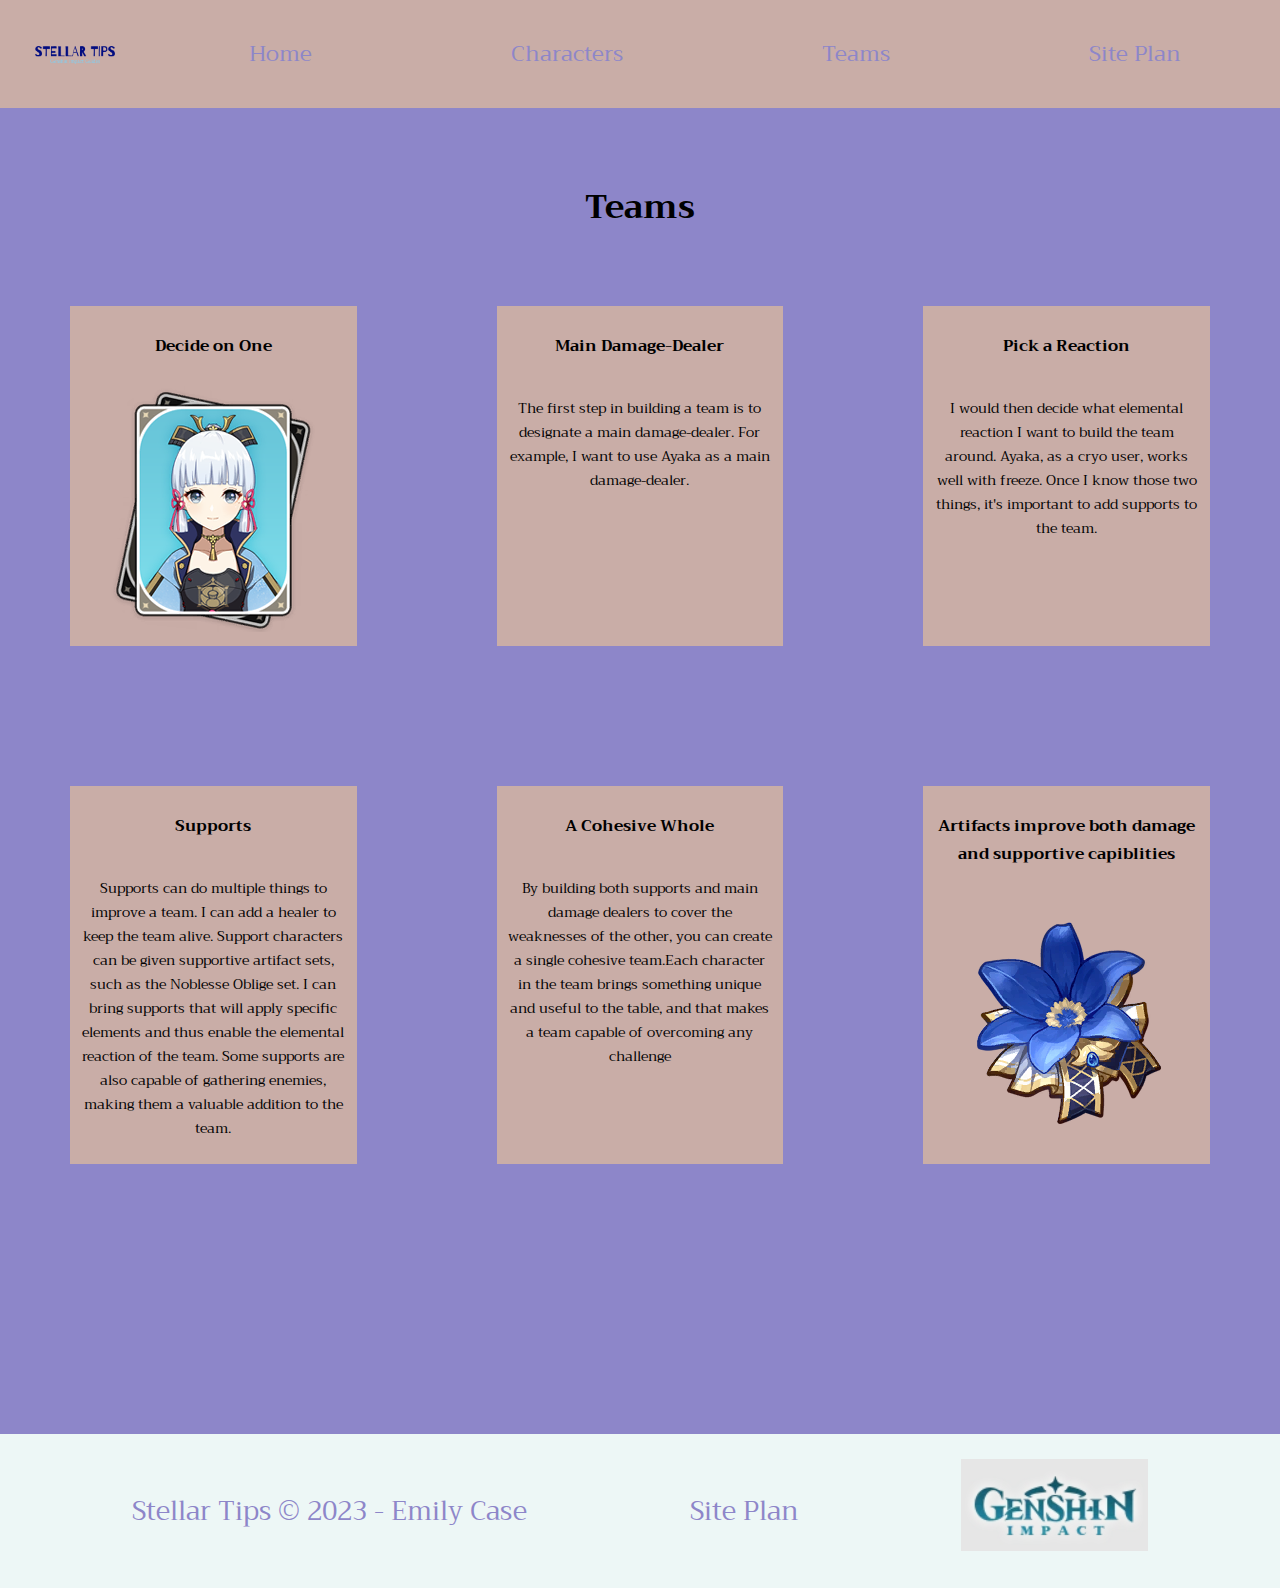
<file: personalsite/teams.html>
<!DOCTYPE html>
<html lang="en">
<head>
    <link rel="stylesheet" href="styles/style.css">
    <meta charset="UTF-8">
    <meta http-equiv="X-UA-Compatible" content="IE=edge">
    <meta name="viewport" content="width=device-width, initial-scale=1.0">
    <title>Home</title>
</head>
<body>
    <div id="content">
        <header>
            <a id="logo_link" href="index.html">
                <img class="logo" src="images/logo.png" alt="Stellar logo">
            </a>
            <nav>
                <a href="index.html">Home</a>
                <a href="characters.html">Characters</a>
              <a href="teams.html">Teams</a>
                <a href="site-plan.html">Site Plan</a>
                
            </nav>
        </header>
               <div class="title-aboutus">
            <h2>Teams</h2>
        </div>

        <div class="aboutus-grid">
            <section class="question">
                <h3>Decide on One</h3>
                            <img src="images/ayaka.png" alt="ayaka">
            </section>

            <section class="question">
                <h3>Main Damage-Dealer</h3>
                <p>The first step in building a team is to designate a main damage-dealer. For example, I want to use Ayaka as a main damage-dealer.</p>
            </section>

            <section class="question">
                <h3>Pick a Reaction</h3>
               <p> I would then decide what elemental reaction I want to build the team around. Ayaka, as a cryo user, works well with freeze. Once I know those two things, it's important to add supports to the team. 
                </p>
            </section>

            <section class="question">
                <h3>Supports</h3>
                <p> Supports can do multiple things to improve a team. I can add a healer to keep the team alive. Support characters can be given supportive artifact sets, such as the Noblesse Oblige set. I can bring supports that will apply specific elements and thus enable the elemental reaction of the team. Some supports are also capable of gathering enemies, making them a valuable addition to the team.</p>
            </section>

            <section class="question">
                <h3> A Cohesive Whole </h3>
                <p>By building both supports and main damage dealers to cover the weaknesses of the other, you can create a single cohesive team.Each character in the team brings something unique and useful to the table, and that makes a team capable of overcoming any challenge</p>
            </section>
            
            <section class="question">
                <h3>Artifacts improve both damage and supportive capiblities</h3>
                            <img src="images/noblesse.png" alt="artifacts">
            </section>
        </div>

        </main>
        <footer>
            <p>Stellar Tips &copy; 2023 - Emily Case</p>
            <p><a href="site-plan.html">Site Plan</a></p>
            <div class="official">
                <a href="https://genshin.hoyoverse.com/en/" target="_blank">
                    <img src="images/genshin.png" alt="genshin icon">
                </a>

            </div>
        </footer>
    </div> 
</body>
</html>
</file>
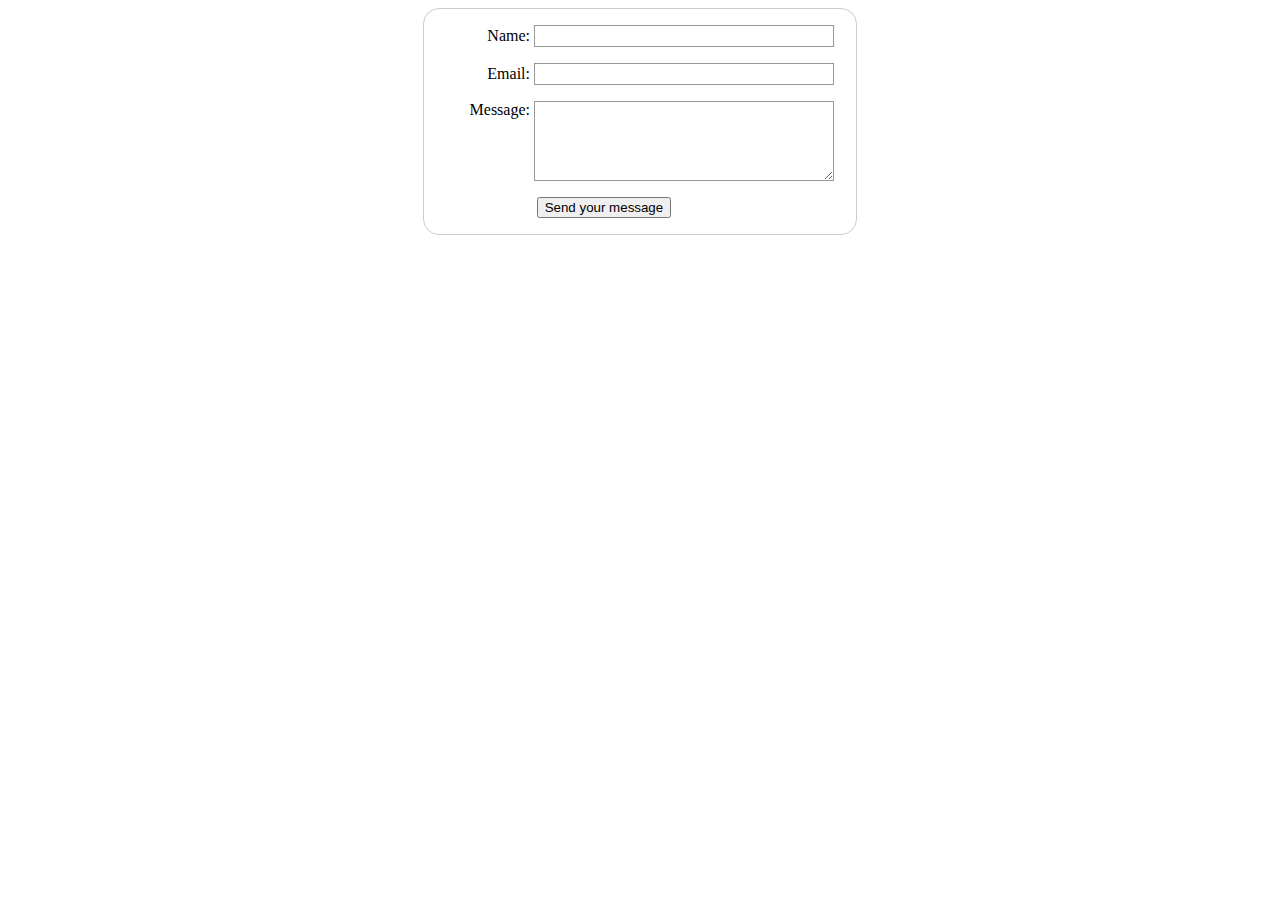
<file: wwr/contactus.html>
<!DOCTYPE html>
<html>
  <head>
    <style>
      form {
  /* Center the form on the page */
  margin: 0 auto;
  width: 400px;
  /* Form outline */
  padding: 1em;
  border: 1px solid #ccc;
  border-radius: 1em;
}

ul {
  list-style: none;
  padding: 0;
  margin: 0;
}

form li + li {
  margin-top: 1em;
}

label {
  /* Uniform size & alignment */
  display: inline-block;
  width: 90px;
  text-align: right;
}

input,
textarea {
  /* To make sure that all text fields have the same font settings
     By default, textareas have a monospace font */
  font: 1em sans-serif;

  /* Uniform text field size */
  width: 300px;
  box-sizing: border-box;

  /* Match form field borders */
  border: 1px solid #999;
}

input:focus,
textarea:focus {
  /* Additional highlight for focused elements */
  border-color: #000;
}

textarea {
  /* Align multiline text fields with their labels */
  vertical-align: top;

  /* Provide space to type some text */
  height: 5em;
}

.button {
  /* Align buttons with the text fields */
  padding-left: 90px; /* same size as the label elements */
}

button {
  /* This extra margin represent roughly the same space as the space
     between the labels and their text fields */
  margin-left: 0.5em;
}
      #feedback {
    background-color: antiquewhite;
    position: absolute;
    top: 0;
    left: 0;
    right: 0;
    padding: .5em;
    /* make this element invisible until we are ready for it */
    display: none;      
}
.moveDown {
    margin-top: 3em;
}
    </style>
    <div id="feedback"></div>
   <form action="/my-handling-form-page" method="post">
  <ul>
    <li>
      <label for="name">Name:</label>
      <input type="text" id="name" name="user_name" />
    </li>
    <li>
      <label for="mail">Email:</label>
      <input type="email" id="mail" name="user_email" />
    </li>
    <li>
      <label for="msg">Message:</label>
      <textarea id="msg" name="user_message"></textarea>
     </li> 
  <li class="button">
  <button type="submit">Send your message</button>
</li>
  </ul>
</form>
<script>
    // get the feedback div element so we can do something with it.
    const feedbackElement = document.getElementById('feedback');
    // get the form so we can read what was entered in it.
    const formElement = document.forms[0];
    // add a 'listener' to wait for a submission of our form. When that happens run the code below.
    formElement.addEventListener('submit', function(e) {
        // stop the form from doing the default action.
        e.preventDefault();
        // set the contents of our feedback element to a message letting the user know the form was submitted successfully. Notice that we pull the name that was entered in the form to personalize the message!
        feedbackElement.innerHTML = 'Hello '+ formElement.user_name.value +'! Thank you for your message. We will get back with you as soon as possible!';
        // make the feedback element visible.
        feedbackElement.style.display = "block";
        // add a class to move everything down so our message doesn't cover it.
        document.body.classList.toggle('moveDown');
    });
</script>

  </body>
</html>
</file>
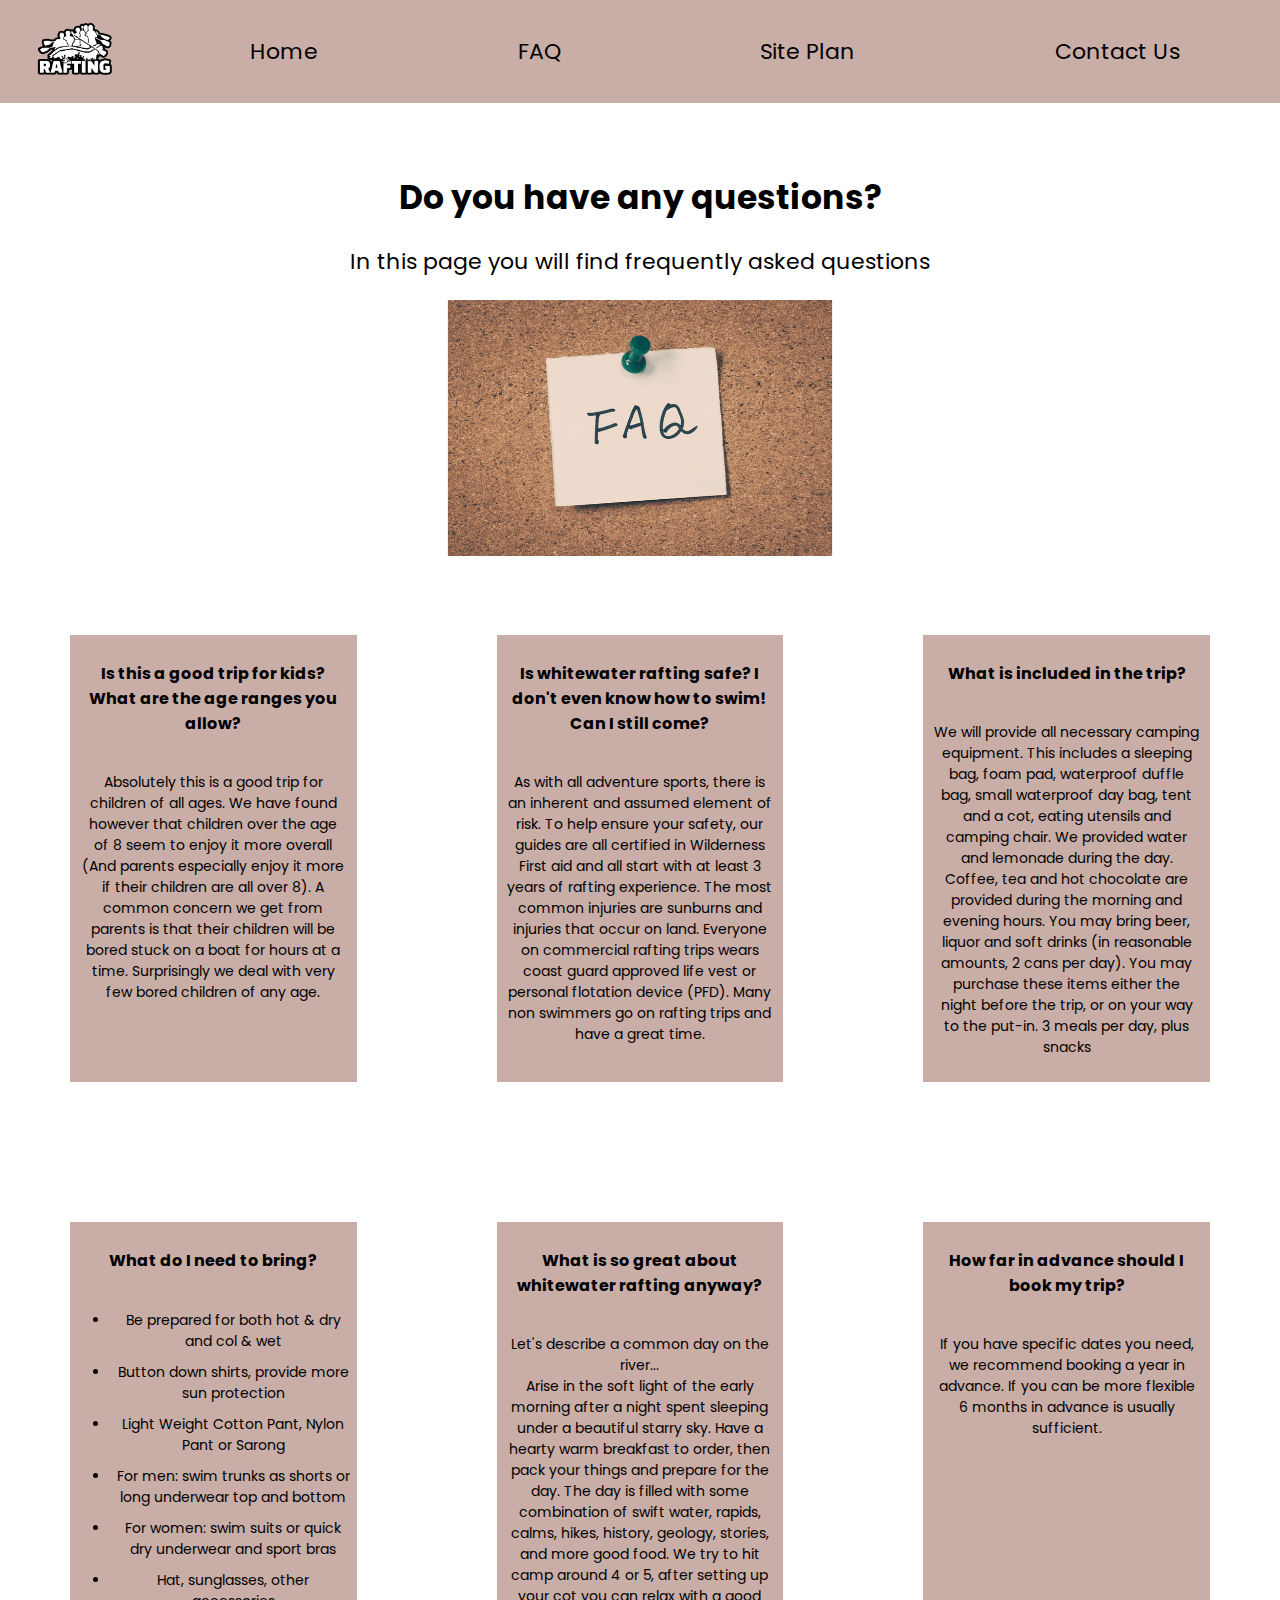
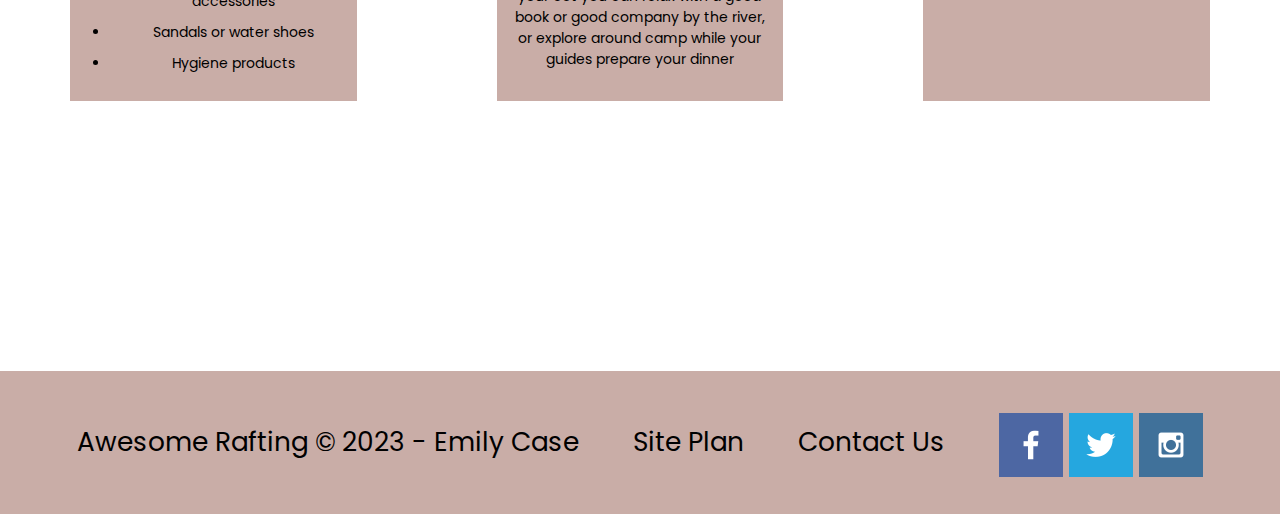
<file: wwr/faq.html>
<!DOCTYPE html>
<html lang="en">
<head>
    <link rel="stylesheet" href="styles/style.css">
    <meta charset="UTF-8">
    <meta http-equiv="X-UA-Compatible" content="IE=edge">
    <meta name="viewport" content="width=device-width, initial-scale=1.0">
    <title>FAQ</title>
</head>
<body>
    <div id="content">
        <header>
            <a id="logo_link" href="index.html">
                <img class="logo" src="images/logo.png" alt="Awesome Rafting Logo">
            </a>
            <nav>
                <a href="index.html">Home</a>
                <a href="faq.html">FAQ</a>
                <a href="site-plan-rafting.html">Site Plan</a>
                <a href="#">Contact Us</a>
            </nav>
        </header>
        <div class="title-aboutus">
            <h2>Do you have any questions?</h2>
            <p>In this page you will find frequently asked questions</p>
            <img src="images/faq1.png" alt="question mark">
        </div>

        <div class="aboutus-grid">
            <section class="question">
                <h3>Is this a good trip for kids? What are the age ranges you allow?</h3>
                <p>Absolutely this is a good trip for children of all ages. We have found however that children over the age of 8 seem to enjoy it more overall (And parents especially enjoy it more if their children are all over 8). A common concern we get from parents is that their children will be bored stuck on a boat for hours at a time. Surprisingly we deal with very few bored children of any age.</p>
            </section>

            <section class="question">
                <h3>Is whitewater rafting safe? I don't even know how to swim! Can I still come?</h3>
                <p>As with all adventure sports, there is an inherent and assumed element of risk. To help ensure your safety, our guides are all certified in Wilderness First aid and all start with at least 3 years of rafting experience. The most common injuries are sunburns and injuries that occur on land.
                    Everyone on commercial rafting trips wears coast guard approved life vest or personal flotation device (PFD). Many non swimmers go on rafting trips and have a great time.</p>
            </section>

            <section class="question">
                <h3>What is included in the trip?</h3>
                <p>We will provide all necessary camping equipment. This includes a sleeping bag, foam pad, waterproof duffle bag, small waterproof day bag, tent and a cot, eating utensils and camping chair.
                    We provided water and lemonade during the day. Coffee, tea and hot chocolate are provided during the morning and evening hours. You may bring beer, liquor and soft drinks (in reasonable amounts, 2 cans per day). You may purchase these items either the night before the trip, or on your way to the put-in. 3 meals per day, plus snacks</p>
            </section>

            <section class="question">
                <h3>What do I need to bring?</h3>
                <ul>
                    <li>Be prepared for both hot & dry and col & wet</li>
                    <li>Button down shirts, provide more sun protection</li>
                    <li>Light Weight Cotton Pant, Nylon Pant or Sarong</li>
                    <li>For men: swim trunks as shorts or long underwear top and bottom</li>
                    <li>For women: swim suits or quick dry underwear and sport bras</li>
                    <li>Hat, sunglasses, other accessories</li>
                    <li>Sandals or water shoes</li>
                    <li>Hygiene products</li>
                </ul>
            </section>

            <section class="question">
                <h3>What is so great about whitewater rafting anyway?</h3>
                <p>Let's describe a common day on the river...<br>
                    Arise in the soft light of the early morning after a night spent sleeping under a beautiful starry sky. Have a hearty warm breakfast to order, then pack your things and prepare for the day. The day is filled with some combination of swift water, rapids, calms, hikes, history, geology, stories, and more good food. We try to hit camp around 4 or 5, after setting up your cot you can relax with a good book or good company by the river, or explore around camp while your guides prepare your dinner</p>
            </section>

            <section class="question">
                <h3>How far in advance should I book my trip?</h3>
                <p>If you have specific dates you need, we recommend booking a year in advance. If you can be more flexible 6 months in advance is usually sufficient.</p>
            </section>
        </div>

        <footer>
            <p>Awesome Rafting &copy; 2023 - Emily Case</p>
            <p><a href="site-plan-rafting.html">Site Plan</a></p>
            <p><a href="contactus.html">Contact Us</a></p>
            <div class="social">
                <a href="https://facebook.com" target="_blank">
                    <img src="images/facebook.png" alt="fb icon">
                </a>
                <a href="https://twitter.com" target="_blank">
                    <img src="images/twitter.png" alt="twitter icon">
                </a>
                <a href="https://instagram.com" target="_blank">
                    <img src="images/instagram.png" alt="instagram icon">
                </a>
            </div>
        </footer>
    </div> 
</body>
</html>
</file>
<file: personalsite/styles/style.css>
@import url('https://fonts.googleapis.com/css?family=Trirong|Audiowide');
/* CSS */
#content {
    max-width:1600px;
    margin:0 auto;
}

nav a{
    text-align:center;
    color:#8D86C9;
    text-decoration:none;
    padding: 35px;

}
nav {
    display: flex;
    justify-content: space-around; 
}
#background {
    height:725px;
    background-color: #EDF7F6 ;
    grid-column: 1/11;
    grid-row: 4/9;
}

.book,.join {
    background-color:#EDF7F6;
    color:#8D86C9;
    text-decoration:none;
    text-align: center;
    padding: 15px 30px;
    margin-top: 50px;
    border-radius: 5px;
}

footer {
    background-color:#EDF7F6;
    color:#8D86C9;
    padding: 25px 50px;
    margin-top: 200px;
    display: flex;
    justify-content: space-around;
    align-items: center;
}

footer a {
    color:#8D86C9;
    text-decoration:none;
}

footer p {
    font-size: 1.2em;
}

footer p a:hover {
    text-decoration: underline;
}

footer a:hover {
    color:#8D86C9;
}

#hero-img {
    width:100%;
}

#hero {
    display: grid;
    grid-template-columns: 1fr 3fr 1fr;
    margin-top: -100px;
}

#hero-box {
    grid-column: 1/4;
    grid-row: 1/3;
    z-index: -1;
}

#hero-msg {
    grid-column: 2/3;
    grid-row: 1/2;
    margin-top: 100px;
}

nav a:hover,.book:hover,.join:hover {
    background-color:#EDF7F6;
    color:#8D86C9;
}
h4,.msg h2 {
    color:#8D86C9;
}

#hero-msg h4 {
    text-align: center;
    color: white;
}

#hero-msg h1,#hero-msg div,.button-box,main section {
    text-align: center;
}

header {
    background-color:#C9ADA7;
    display: grid;
    grid-template-columns: 150px auto;
}

body {
    background-color: #8D86C9;
    font-family: Autowide, Trirong, sans-serif;
    font-size: 22px;
    margin: 0;
    padding: 0;
}

.logo {
width:80px;
}
.home-title {
    color:#C9ADA7;
    font-family: Autowide;
    font-size: 2em;
    margin-top: 10px;
}
.msg p {
    color:#8D86C9;
    font-size: .8em;
    padding-bottom: 15px;
}
.msg {
    background-color:#C9ADA7;
    line-height: 1.5em;
    padding: 35px;
    grid-column: 6/10;
    grid-row: 6/7;
    box-shadow: 5px 5px 10px #6f7364;
}
h2 {
    margin: 0;
}
#logo_link {
    padding-top: 5px;
    justify-self: center;
    align-self: center;
}
.icon {
    width: 80px;
    padding-top: 10px;
}
footer .social img {
    padding-top: 15px;
}
.rivers-card, .camping-card, .rapids-card {
    margin: 200px 0;
}
.card-img {
    border: 10px solid #C47335;
    transition: transform .5s;
    box-shadow: 5px 5px 10px #F19953;
}
.card-img:hover {
    opacity: .6;
    transform: scale(1.1);
}
.main section img {
    box-sizing: border-box;
}
.home-grid {
    display: grid;
    grid-template-columns: repeat(10, 1fr);
}
.card-img, .mountains {
    width: 100%
}
.rivers-card {
    grid-column: 2/4;
    grid-row: 2/3;
}
.camping-card {
    grid-column: 5/7;
    grid-row: 2/3;
}
.rapids-card {
    grid-column: 8/10;
    grid-row: 2/3;
}
.mountains {
    grid-column: 2/7;
    grid-row: 5/8;
    box-shadow: 5px 5px 10px #F19953;
}

/* ------------------------- ABOUT US PAGE ------------------------- */
.title-aboutus {
    text-align: center;
}
.title-aboutus h2 {
    margin-top: 70px;
}
.title-aboutus img {
    width: 40%;
}

.aboutus-grid {
    display: grid;
    grid-template-columns: repeat(3, 1fr);
    text-align: center;
    box-sizing: border-box;
    
    
}
.question{
    background: #C9ADA7;
    margin: 70px;
    word-wrap: break-word;
    vertical-align: middle;
    

}
.aboutus-grid .question h3  {
    font-size: 16px;
    padding: 10px;
}
.aboutus-grid .question p {
    font-size: 14px;
    padding: 10px;
}
.aboutus-grid .question li {
    font-size: 14px;
    padding: 5px;
}



@media screen and (max-width: 900px) {
    #hero, .home-grid {
        display: block;
        height: auto;
    }
    nav, footer {
        flex-direction: column;
    }
    nav a {
        display: block;
        padding: 15px;
    }
    #hero {
        margin-top: 0;
    }
    #hero-msg {
        margin-top: 0;
    }
    #hero-msg h4 {
        display: none;
    }
    .home-title {
        font-size: 25px;
        color: #6f7364;
    }
    .rivers-card, .camping-card, .rapids-card { 
        margin: 50px auto;
        width: 60%;
    }
    #background {
        display: none;
    }
    .mountains, .msg {
        width: 80%;
        display: block;
        margin: 0 auto;
    }
    footer {
        margin-top: 25px;
    }
}
</file>
<file: wwr/styles/style.css>
@import url('https://fonts.googleapis.com/css2?family=Kalam&family=Poppins&display=swap');
/* CSS */
#content {
    max-width:1600px;
    margin:0 auto;
}

nav a{
    text-align:center;
    color:#000;
    text-decoration:none;
    padding: 35px;

}
nav {
    display: flex;
    justify-content: space-around; 
}
#background {
    height:725px;
    background-color: #4A4E69 ;
    grid-column: 1/11;
    grid-row: 4/9;
}

.book,.join {
    background-color:#C9ADA7;
    color:#000;
    text-decoration:none;
    text-align: center;
    padding: 15px 30px;
    margin-top: 50px;
    border-radius: 5px;
}

footer {
    background-color:#C9ADA7;
    color:#000;
    padding: 25px 50px;
    margin-top: 200px;
    display: flex;
    justify-content: space-around;
    align-items: center;
}

footer a {
    color:#000;
    text-decoration:none;
}

footer p {
    font-size: 1.2em;
}

footer p a:hover {
    text-decoration: underline;
}

footer a:hover {
    color:#FFF;
}

#hero-img {
    width:100%;
}

#hero {
    display: grid;
    grid-template-columns: 1fr 3fr 1fr;
    margin-top: -100px;
}

#hero-box {
    grid-column: 1/4;
    grid-row: 1/3;
    z-index: -1;
}

#hero-msg {
    grid-column: 2/3;
    grid-row: 1/2;
    margin-top: 100px;
}

nav a:hover,.book:hover,.join:hover {
    background-color:#C9ADA7;
    color:#FFF;
}
h4,.msg h2 {
    color:#000;
}

#hero-msg h4 {
    text-align: center;
    color: white;
}

#hero-msg h1,#hero-msg div,.button-box,main section {
    text-align: center;
}

header {
    background-color:#C9ADA7;
    display: grid;
    grid-template-columns: 150px auto;
}

body {
    background-color: #FFF;
    font-family: Poppins, Helvetica, sans-serif;
    font-size: 22px;
    margin: 0;
    padding: 0;
}

.logo {
width:80px;
}
.home-title {
    color:#C9ADA7;
    font-family: Kalam;
    font-size: 2em;
    margin-top: 10px;
}
.msg p {
    color:#000;
    font-size: .8em;
    padding-bottom: 15px;
}
.msg {
    background-color:#C9ADA7;
    line-height: 1.5em;
    padding: 35px;
    grid-column: 6/10;
    grid-row: 6/7;
    box-shadow: 5px 5px 10px #6f7364;
}
h2 {
    margin: 0;
}
#logo_link {
    padding-top: 5px;
    justify-self: center;
    align-self: center;
}
.icon {
    width: 80px;
    padding-top: 10px;
}
footer .social img {
    padding-top: 15px;
}
.rivers-card, .camping-card, .rapids-card {
    margin: 200px 0;
}
.card-img {
    border: 10px solid #4A4E69;
    transition: transform .5s;
    box-shadow: 5px 5px 10px #6f7364;
}
.card-img:hover {
    opacity: .6;
    transform: scale(1.1);
}
.main section img {
    box-sizing: border-box;
}
.home-grid {
    display: grid;
    grid-template-columns: repeat(10, 1fr);
}
.card-img, .mountains {
    width: 100%
}
.rivers-card {
    grid-column: 2/4;
    grid-row: 2/3;
}
.camping-card {
    grid-column: 5/7;
    grid-row: 2/3;
}
.rapids-card {
    grid-column: 8/10;
    grid-row: 2/3;
}
.mountains {
    grid-column: 2/7;
    grid-row: 5/8;
    box-shadow: 5px 5px 10px #6f7364;
}

/* ------------------------- ABOUT US PAGE ------------------------- */
.title-aboutus {
    text-align: center;
}
.title-aboutus h2 {
    margin-top: 70px;
}
.title-aboutus img {
    width: 40%;
}

.aboutus-grid {
    display: grid;
    grid-template-columns: repeat(3, 1fr);
    text-align: center;
    box-sizing: border-box;
    
    
}
.question{
    background: #C9ADA7;
    margin: 70px;
    word-wrap: break-word;
    vertical-align: middle;
    

}
.aboutus-grid .question h3  {
    font-size: 16px;
    padding: 10px;
}
.aboutus-grid .question p {
    font-size: 14px;
    padding: 10px;
}
.aboutus-grid .question li {
    font-size: 14px;
    padding: 5px;
}



@media screen and (max-width: 900px) {
    #hero, .home-grid {
        display: block;
        height: auto;
    }
    nav, footer {
        flex-direction: column;
    }
    nav a {
        display: block;
        padding: 15px;
    }
    #hero {
        margin-top: 0;
    }
    #hero-msg {
        margin-top: 0;
    }
    #hero-msg h4 {
        display: none;
    }
    .home-title {
        font-size: 25px;
        color: #6f7364;
    }
    .rivers-card, .camping-card, .rapids-card { 
        margin: 50px auto;
        width: 60%;
    }
    #background {
        display: none;
    }
    .mountains, .msg {
        width: 80%;
        display: block;
        margin: 0 auto;
    }
    footer {
        margin-top: 25px;
    }
}
</file>
<file: personalsite/styles/site-plan.css>
/* if you are using any Google fonts change the font names below to your fonts. 
Any spaces in your font name should be replaced with a +. 
Fonts are separated by a | */
@import url('https://fonts.googleapis.com/css?family=Trirong|Audiowide');

:root {
  /* change the values below to your colors from your palette */
  --primary-color: #EDF7F6   ;
  --secondary-color: #8D86C9 ;
  --accent1-color: #C47335;
  --accent2-color: #F19953;

  /* change the values below to your chosen font(s) */
  --heading-font: "Audiowide";
  --paragraph-font: "Trirong";

  /* these colors below should be chosen from among your palette colors above */
  --headline-color-on-white: #8D86C9;  /* headlines on a white background */ 
  --headline-color-on-color: #EDF7F6; /* headlines on a colored background */ 
  --paragraph-color-on-white: #8D86C9; /* paragraph text on a white background */ 
  --paragraph-color-on-color: #EDF7F6; /* paragraph text on a colored background */ 
  --paragraph-background-color: #8D86C9  ;
  --nav-link-color: #EDF7F6;
  --nav-background-color: #C47335;
  --nav-hover-link-color: #EDF7F6;
  --nav-hover-background-color: #F19953;
}


/*  Look around below...but DON'T CHANGE ANYTHING! */

body {
  max-width: 1200px;
  margin: 0 auto;
  padding: 4em;
  font-size: 18px;
  text-align: center;
}
img {
  display: block;
  margin: 0 auto;
}
h1, h2, h3, h4, h5, h6 {
  font-family: var(--heading-font);
  color: var(--headline-color-on-white);
}
h2 {
  text-align: center;
}
hr {
  height: 3px;
  margin: 35px 0;
  background: var(--accent1-color);
}
header {
  padding: 1em;
  text-align: center;
  color: var(--headline-color-on-color);
  background-color: var(--paragraph-background-color);
}
header > h1, header > h2 {
  color: var(--headline-color-on-color);
}

p {
  font-family: var(--paragraph-font);
  color: var(--paragraph-color-on-white);
  padding: 1em;
}
.colors {
  width: 100%;
  min-width: 350px;
  margin: 30px auto;
  text-align: center;
}
.colors th {
  background-color: #999;
}
.colors td{
  width: 25%;
  height: 3em;
}

.primary {
  background-color: var(--primary-color);
}
.secondary {
  background-color: var(--secondary-color);
}
.accent1 {
  background-color: var(--accent1-color);
}
.accent2{
  background-color: var(--accent2-color);
}

p.colored {
  background-color: var(--paragraph-background-color);
  color: var(--paragraph-color-on-color);
}

nav {
  background-color: var(--nav-background-color);
  line-height: 3em;
  text-align: center;
  font-size: 1.2em;
}
nav  {
  list-style-type: none;
  display: flex;

}
nav a {
  padding:1em;
  min-width: 120px;
  text-decoration: none;
  padding: 10px;

}
nav a:link, nav a:visited {
  color: var(--nav-link-color);
}
nav a:hover {
  color: var(--nav-hover-link-color);
  background-color: var(--nav-hover-background-color);
}

.sitemap {
  display: grid;
  justify-content: center;

  grid-template-columns: repeat(6, 15%);
  grid-template-rows: 3em 1.5em 1.5em 3em;
  grid-template-areas: ". . home home . ."
    ". . . top . ."
    ". left left right right ."
    "page2 page2 . . page3 page3";
}
.sitemap > div {

  text-align: center;

}
.sm-home {
  grid-area: home;
  background-color: #ccc;
  line-height: 3em;
}
.sm-page2 {
  grid-area: page2;
  background-color: #ccc;
  line-height: 3em;
}
.sm-page3 {
  grid-area: page3;
  background-color: #ccc;
  line-height: 3em;
}

.top {
  grid-area: top;
  border-left: 1px solid;
}

.left {
  grid-area: left;
  border-top: 1px solid;
  border-left: 1px solid;
}

.right {
  grid-area: right;
  border-top: 1px solid;
  border-right: 1px solid;
}
</file>
